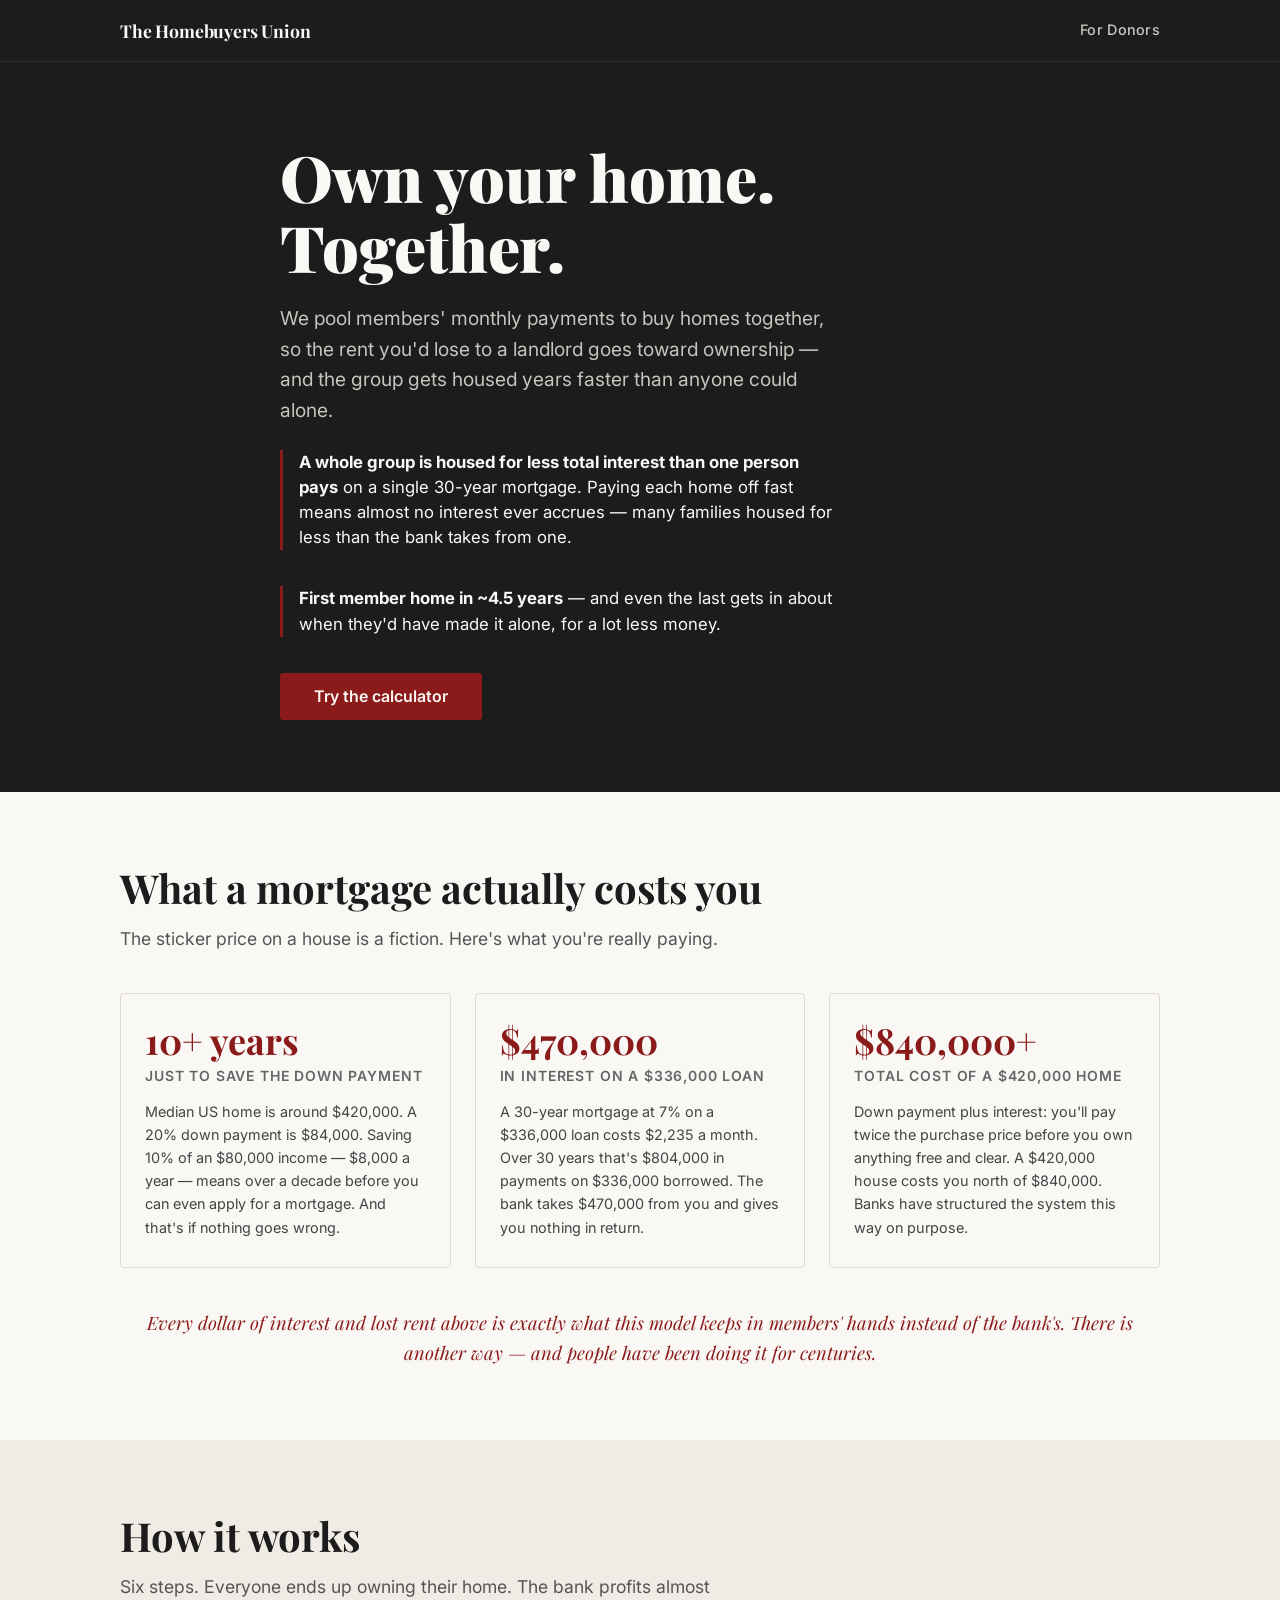
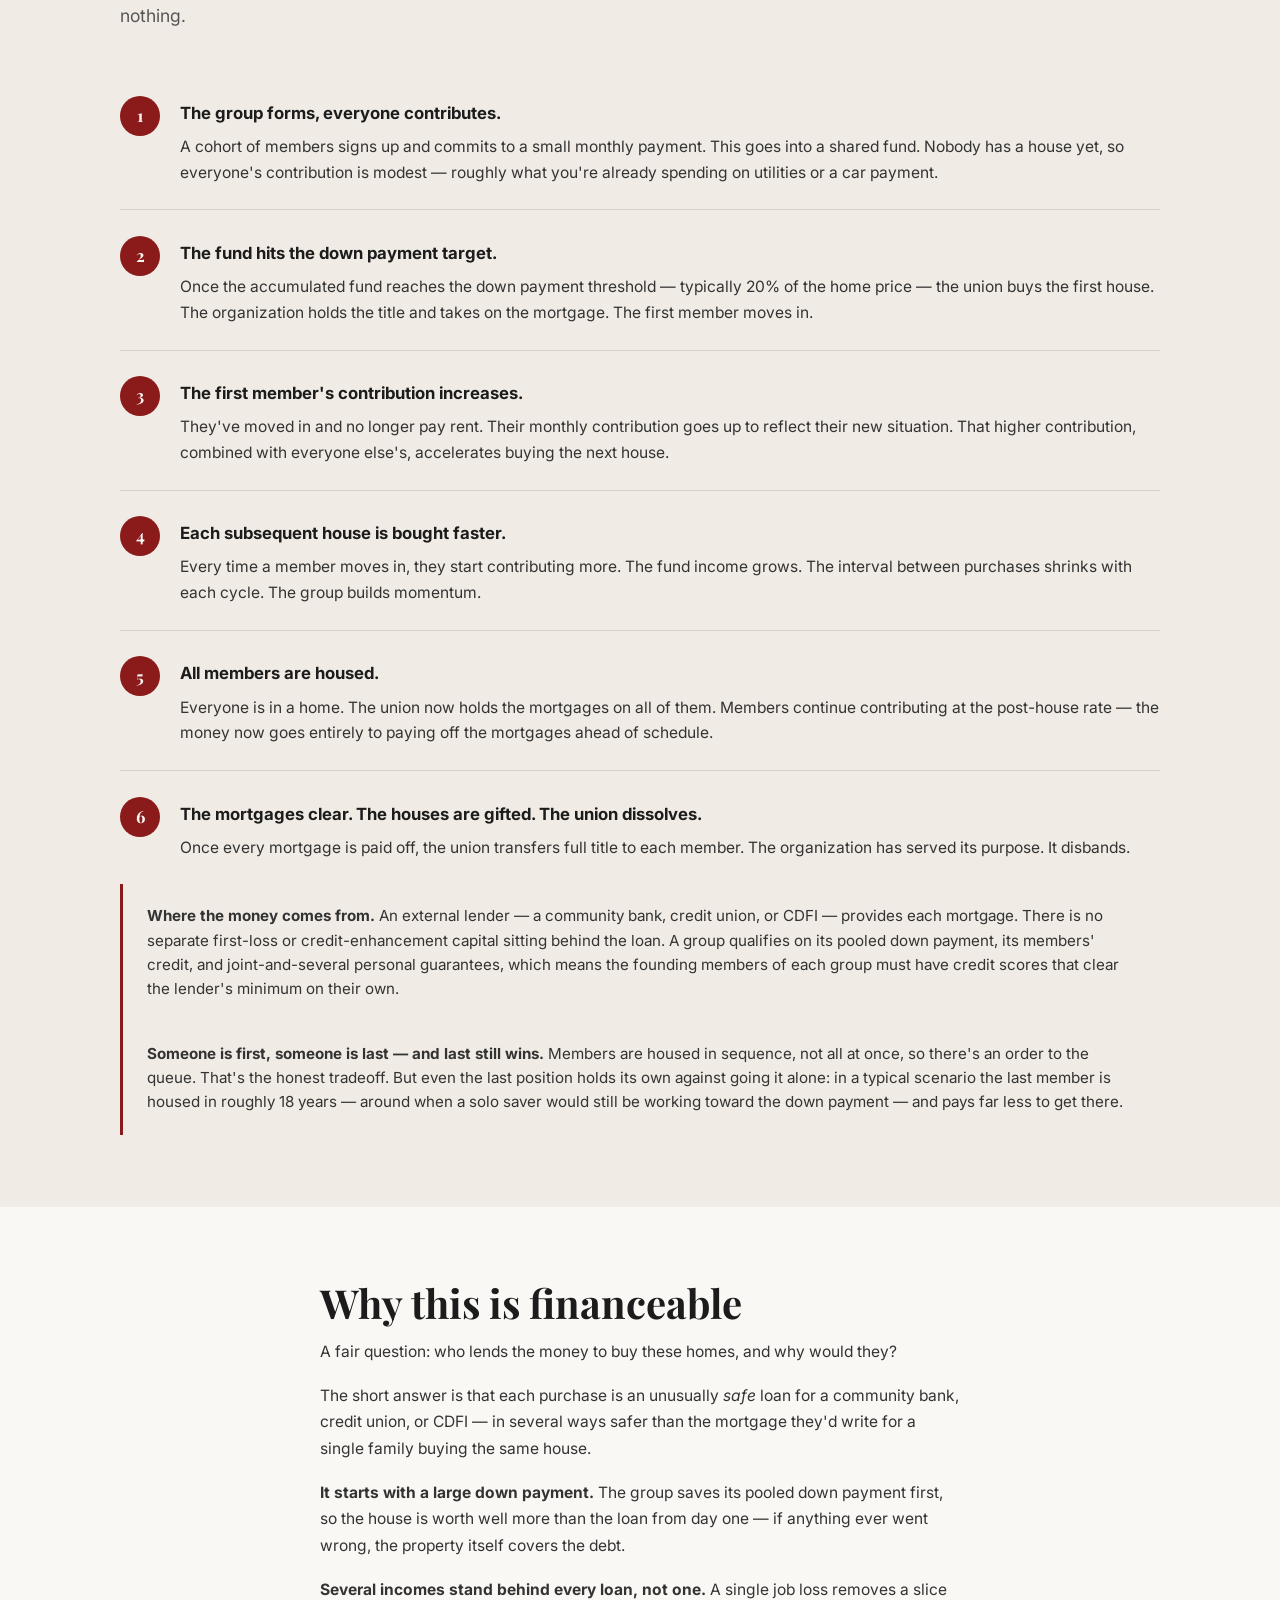
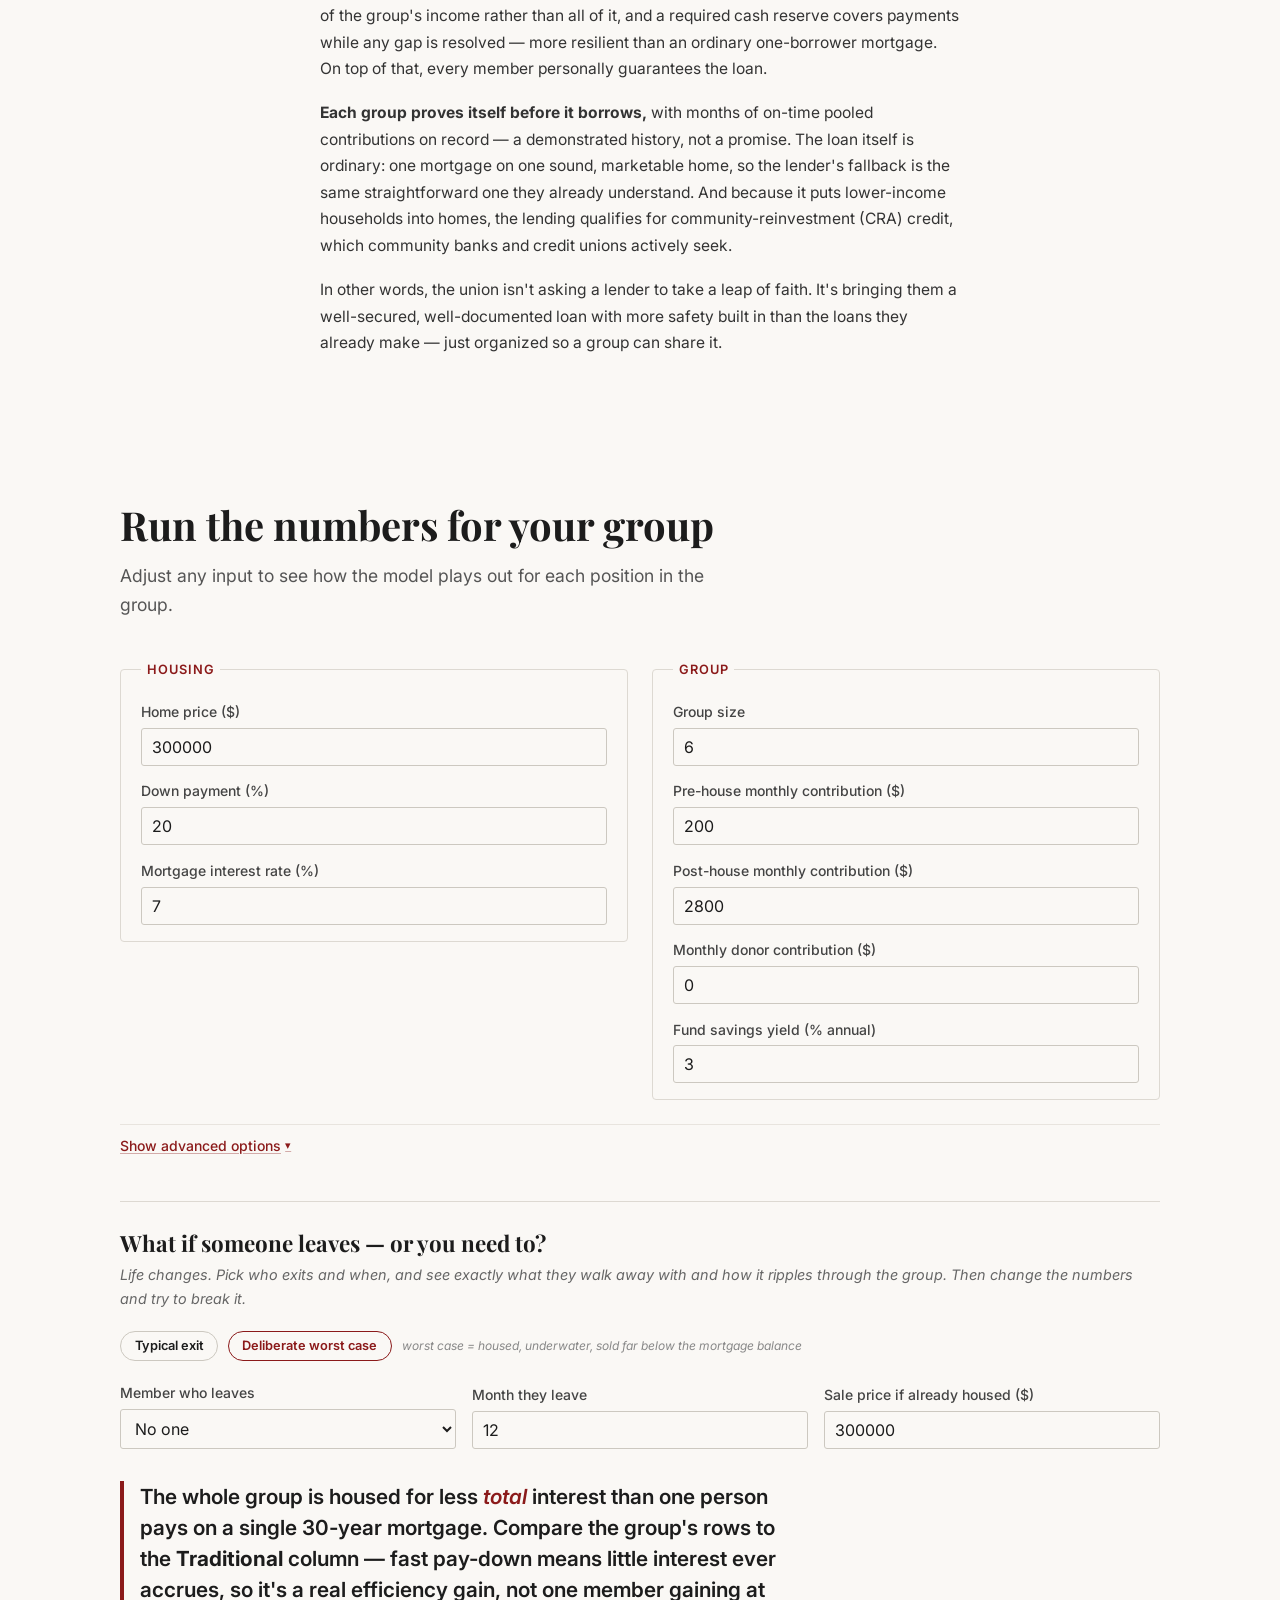
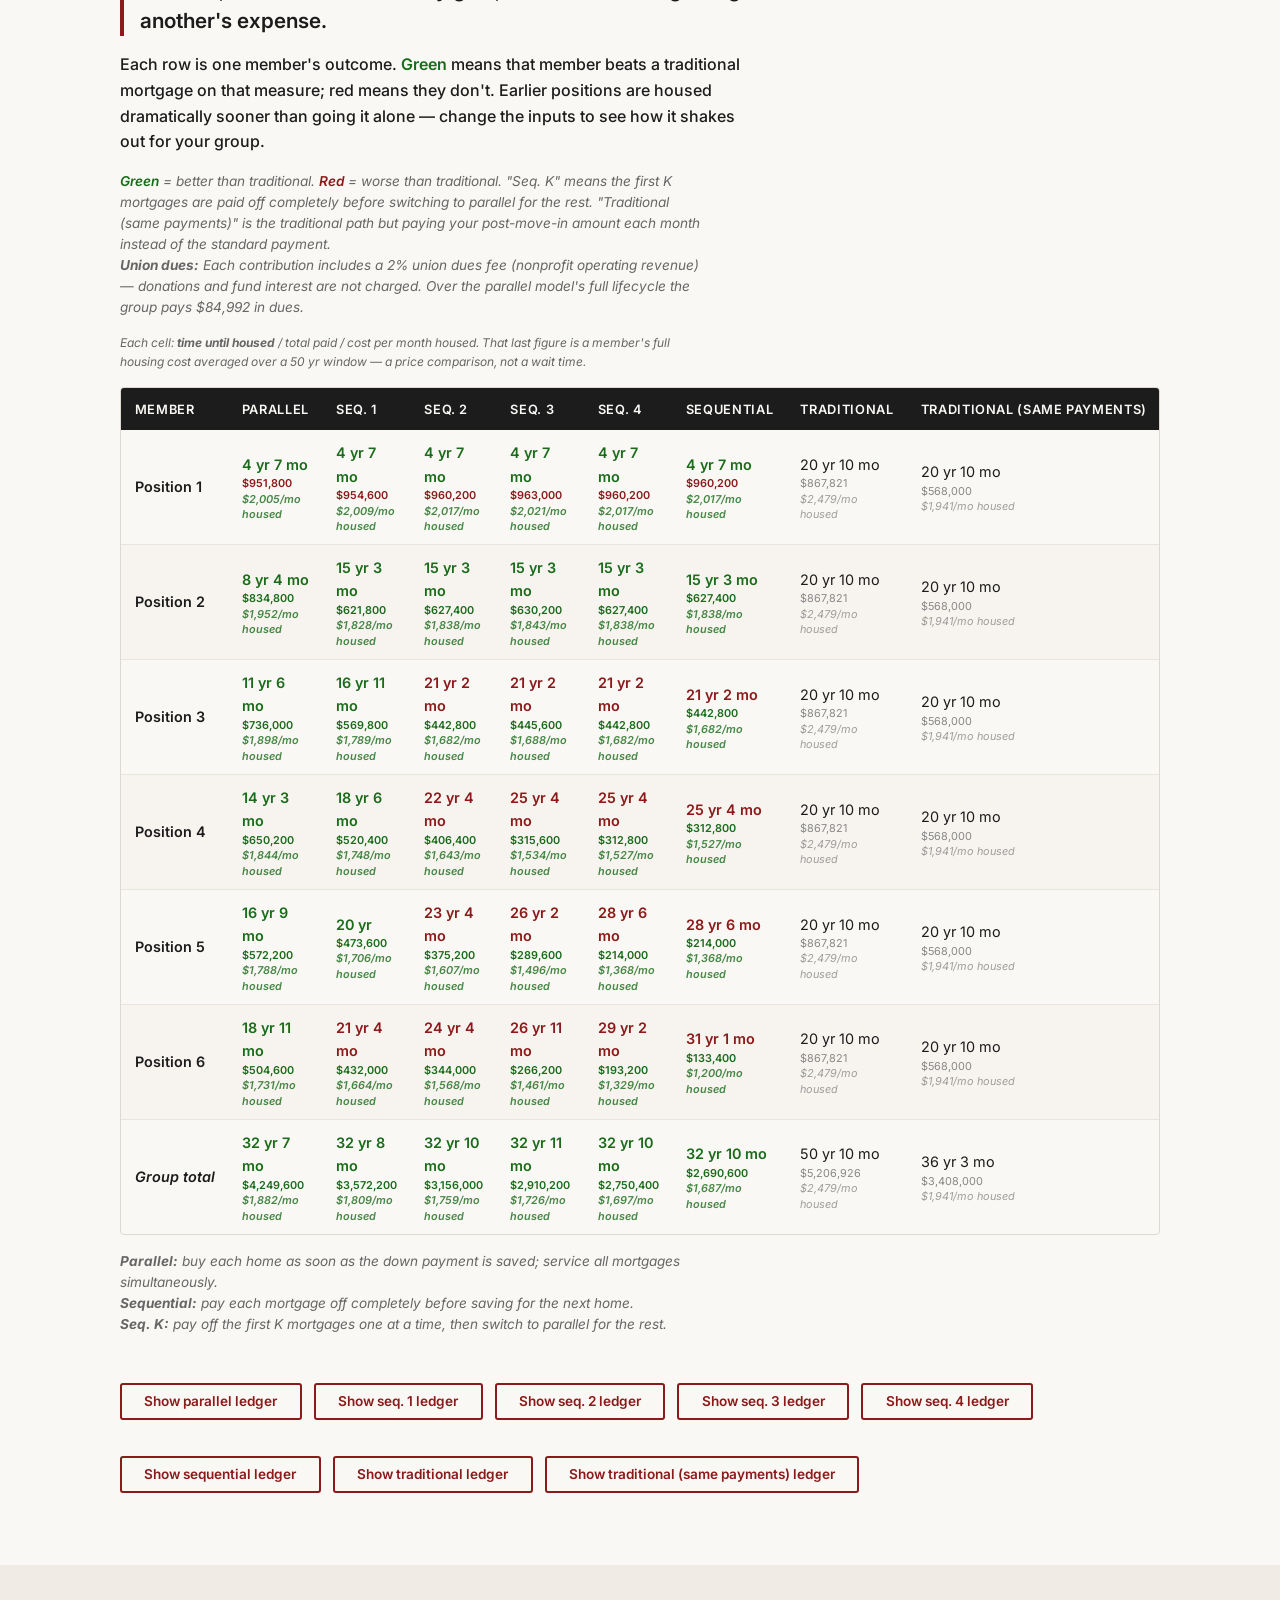
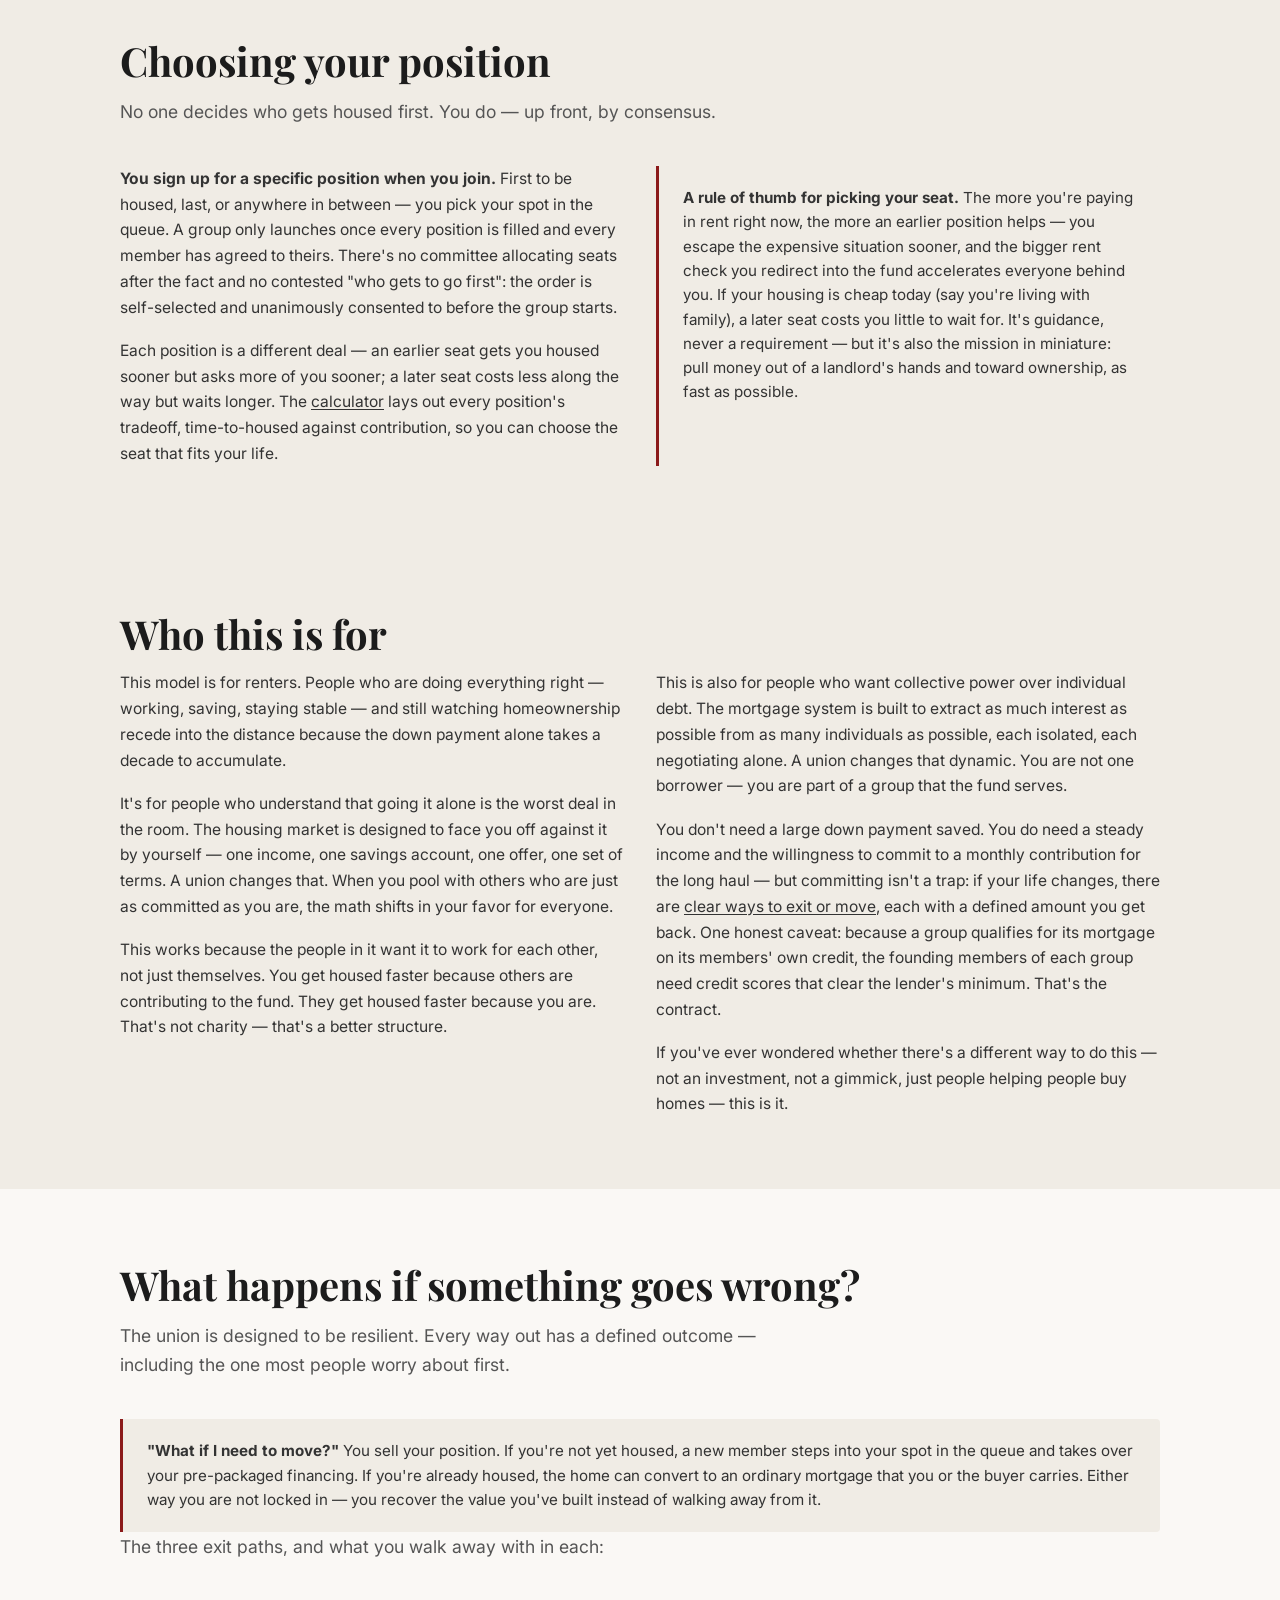
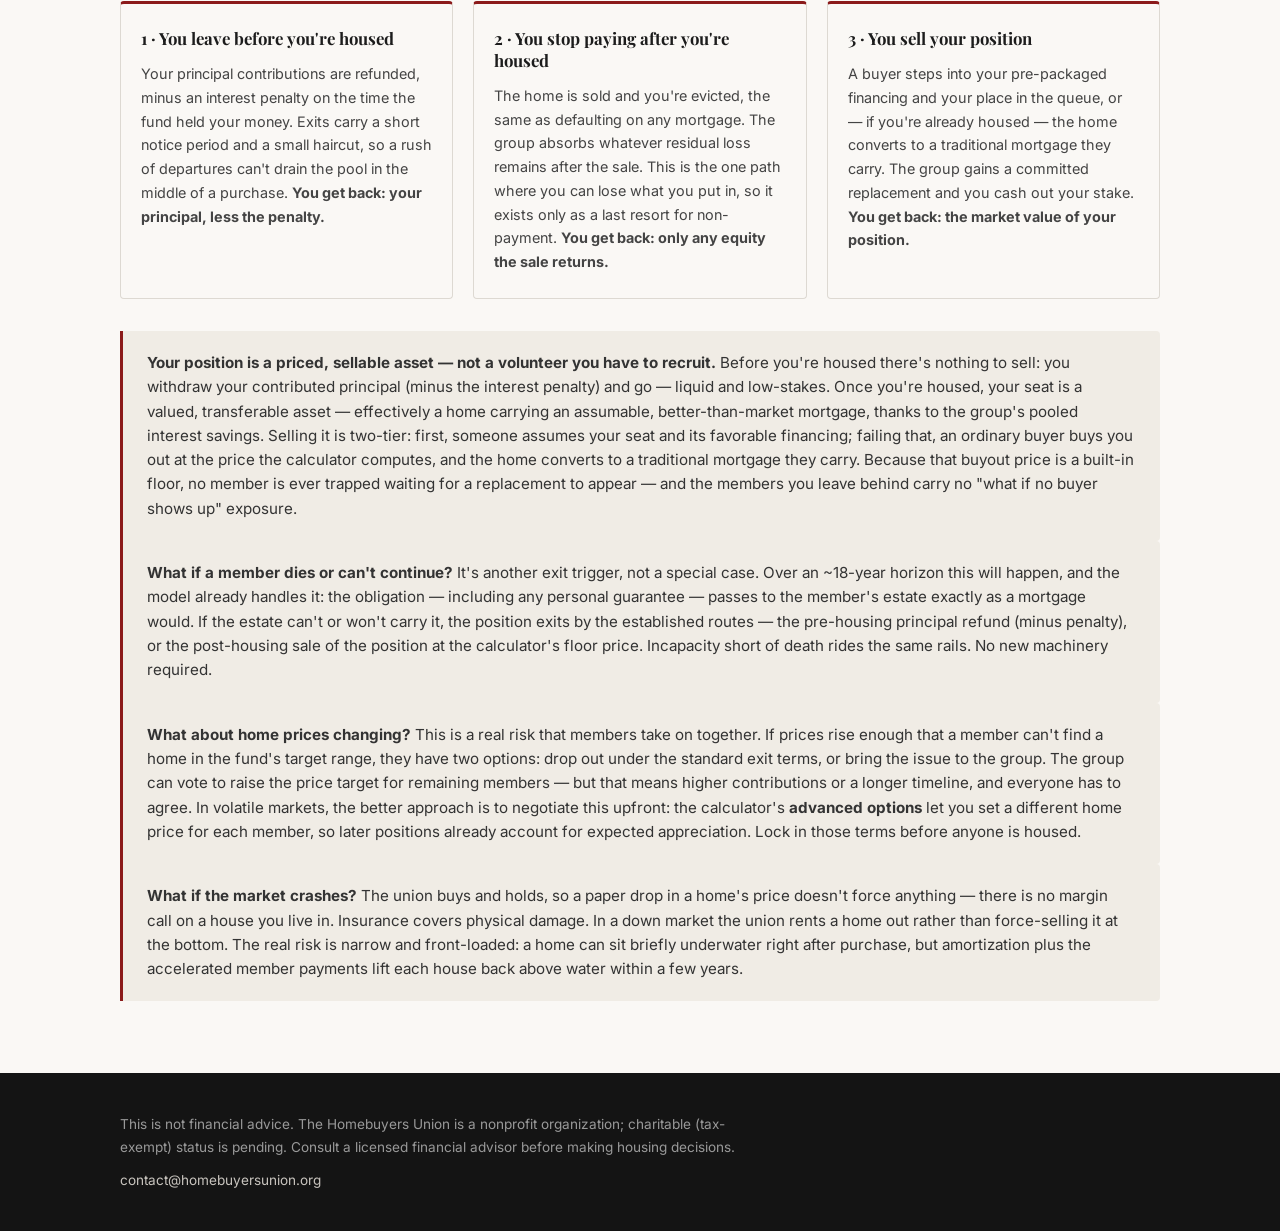
<file: index.html>
<!DOCTYPE html>
<html lang="en">
<head>
  <meta charset="UTF-8">
  <meta name="viewport" content="width=device-width, initial-scale=1.0">
  <title>The Homebuyers Union — Own Your Home, Together</title>
  <meta name="description" content="A union of homebuyers pooling resources to buy houses for each member — faster and cheaper than a mortgage alone.">
  <link rel="preconnect" href="https://fonts.googleapis.com">
  <link rel="preconnect" href="https://fonts.gstatic.com" crossorigin>
  <link href="https://fonts.googleapis.com/css2?family=Playfair+Display:wght@700;900&family=Inter:wght@400;500;600&display=swap" rel="stylesheet">
  <link rel="stylesheet" href="style.css">
</head>
<body>

  <!-- ── Navigation ─────────────────────────────────────────────────── -->
  <header class="nav">
    <div class="nav__inner">
      <span class="nav__wordmark">The Homebuyers Union</span>
      <a href="donors.html" class="nav__link">For Donors</a>
    </div>
  </header>

  <!-- ── Hero ───────────────────────────────────────────────────────── -->
  <section class="hero">
    <div class="hero__inner">
      <h1 class="hero__headline">Own your home.<br>Together.</h1>
      <p class="hero__subhead">We pool members' monthly payments to buy homes together, so the rent you'd lose to a landlord goes toward ownership — and the group gets housed years faster than anyone could alone.</p>
      <p class="hero__stat"><strong>A whole group is housed for less total interest than one person pays</strong> on a single 30-year mortgage. Paying each home off fast means almost no interest ever accrues — many families housed for less than the bank takes from one.</p>
      <p class="hero__stat"><strong>First member home in ~4.5 years</strong> — and even the last gets in about when they'd have made it alone, for a lot less money.</p>
      <a href="#calculator" class="btn btn--primary">Try the calculator</a>
    </div>
  </section>

  <!-- ── The Problem ────────────────────────────────────────────────── -->
  <section class="section reveal" id="problem">
    <div class="container">
      <h2 class="section__headline">What a mortgage actually costs you</h2>
      <p class="section__lead">The sticker price on a house is a fiction. Here's what you're really paying.</p>
      <div class="problem-grid">
        <div class="problem-card">
          <div class="problem-card__figure">10+ years</div>
          <div class="problem-card__label">just to save the down payment</div>
          <p class="problem-card__detail">Median US home is around $420,000. A 20% down payment is $84,000. Saving 10% of an $80,000 income — $8,000 a year — means over a decade before you can even apply for a mortgage. And that's if nothing goes wrong.</p>
        </div>
        <div class="problem-card">
          <div class="problem-card__figure">$470,000</div>
          <div class="problem-card__label">in interest on a $336,000 loan</div>
          <p class="problem-card__detail">A 30-year mortgage at 7% on a $336,000 loan costs $2,235 a month. Over 30 years that's $804,000 in payments on $336,000 borrowed. The bank takes $470,000 from you and gives you nothing in return.</p>
        </div>
        <div class="problem-card">
          <div class="problem-card__figure">$840,000+</div>
          <div class="problem-card__label">total cost of a $420,000 home</div>
          <p class="problem-card__detail">Down payment plus interest: you'll pay twice the purchase price before you own anything free and clear. A $420,000 house costs you north of $840,000. Banks have structured the system this way on purpose.</p>
        </div>
      </div>
      <p class="section__callout">Every dollar of interest and lost rent above is exactly what this model keeps in members' hands instead of the bank's. There is another way — and people have been doing it for centuries.</p>
    </div>
  </section>

  <!-- ── How It Works ───────────────────────────────────────────────── -->
  <section class="section section--alt reveal" id="how-it-works">
    <div class="container">
      <h2 class="section__headline">How it works</h2>
      <p class="section__lead">Six steps. Everyone ends up owning their home. The bank profits almost nothing.</p>
      <ol class="steps">
        <li class="steps__item">
          <div class="steps__marker">1</div>
          <div class="steps__content">
            <strong>The group forms, everyone contributes.</strong>
            A cohort of members signs up and commits to a small monthly payment. This goes into a shared fund. Nobody has a house yet, so everyone's contribution is modest — roughly what you're already spending on utilities or a car payment.
          </div>
        </li>
        <li class="steps__item">
          <div class="steps__marker">2</div>
          <div class="steps__content">
            <strong>The fund hits the down payment target.</strong>
            Once the accumulated fund reaches the down payment threshold — typically 20% of the home price — the union buys the first house. The organization holds the title and takes on the mortgage. The first member moves in.
          </div>
        </li>
        <li class="steps__item">
          <div class="steps__marker">3</div>
          <div class="steps__content">
            <strong>The first member's contribution increases.</strong>
            They've moved in and no longer pay rent. Their monthly contribution goes up to reflect their new situation. That higher contribution, combined with everyone else's, accelerates buying the next house.
          </div>
        </li>
        <li class="steps__item">
          <div class="steps__marker">4</div>
          <div class="steps__content">
            <strong>Each subsequent house is bought faster.</strong>
            Every time a member moves in, they start contributing more. The fund income grows. The interval between purchases shrinks with each cycle. The group builds momentum.
          </div>
        </li>
        <li class="steps__item">
          <div class="steps__marker">5</div>
          <div class="steps__content">
            <strong>All members are housed.</strong>
            Everyone is in a home. The union now holds the mortgages on all of them. Members continue contributing at the post-house rate — the money now goes entirely to paying off the mortgages ahead of schedule.
          </div>
        </li>
        <li class="steps__item">
          <div class="steps__marker">6</div>
          <div class="steps__content">
            <strong>The mortgages clear. The houses are gifted. The union dissolves.</strong>
            Once every mortgage is paid off, the union transfers full title to each member. The organization has served its purpose. It disbands.
          </div>
        </li>
      </ol>
      <div class="why-note">
        <strong>Where the money comes from.</strong> An external lender — a community bank, credit union, or CDFI — provides each mortgage. There is no separate first-loss or credit-enhancement capital sitting behind the loan. A group qualifies on its pooled down payment, its members' credit, and joint-and-several personal guarantees, which means the founding members of each group must have credit scores that clear the lender's minimum on their own.
      </div>
      <div class="why-note">
        <strong>Someone is first, someone is last — and last still wins.</strong> Members are housed in sequence, not all at once, so there's an order to the queue. That's the honest tradeoff. But even the last position holds its own against going it alone: in a typical scenario the last member is housed in roughly 18 years — around when a solo saver would still be working toward the down payment — and pays far less to get there.
      </div>
    </div>
  </section>

  <!-- ── Why This Is Financeable ────────────────────────────────────── -->
  <section class="section reveal" id="financeable">
    <div class="container container--narrow">
      <h2 class="section__headline">Why this is financeable</h2>
      <p class="section__lead">A fair question: who lends the money to buy these homes, and why would they?</p>
      <p>The short answer is that each purchase is an unusually <em>safe</em> loan for a community bank, credit union, or CDFI — in several ways safer than the mortgage they'd write for a single family buying the same house.</p>
      <p><strong>It starts with a large down payment.</strong> The group saves its pooled down payment first, so the house is worth well more than the loan from day one — if anything ever went wrong, the property itself covers the debt.</p>
      <p><strong>Several incomes stand behind every loan, not one.</strong> A single job loss removes a slice of the group's income rather than all of it, and a required cash reserve covers payments while any gap is resolved — more resilient than an ordinary one-borrower mortgage. On top of that, every member personally guarantees the loan.</p>
      <p><strong>Each group proves itself before it borrows,</strong> with months of on-time pooled contributions on record — a demonstrated history, not a promise. The loan itself is ordinary: one mortgage on one sound, marketable home, so the lender's fallback is the same straightforward one they already understand. And because it puts lower-income households into homes, the lending qualifies for community-reinvestment (CRA) credit, which community banks and credit unions actively seek.</p>
      <p>In other words, the union isn't asking a lender to take a leap of faith. It's bringing them a well-secured, well-documented loan with more safety built in than the loans they already make — just organized so a group can share it.</p>
    </div>
  </section>

  <!-- ── Calculator ─────────────────────────────────────────────────── -->
  <section class="section reveal" id="calculator">
    <div class="container">
      <h2 class="section__headline">Run the numbers for your group</h2>
      <p class="section__lead">Adjust any input to see how the model plays out for each position in the group.</p>

      <div class="calc-layout">
        <form class="calc-form" id="calc-form" novalidate>

          <fieldset class="calc-fieldset">
            <legend class="calc-legend">Housing</legend>
            <div class="calc-field">
              <label class="calc-label" for="homePrice">Home price ($)</label>
              <input class="calc-input" type="number" id="homePrice" name="homePrice" min="50000" max="5000000" step="1000" value="300000">
            </div>
            <div class="calc-field">
              <label class="calc-label" for="downPaymentPct">Down payment (%)</label>
              <input class="calc-input" type="number" id="downPaymentPct" name="downPaymentPct" min="3" max="50" step="1" value="20">
            </div>
            <div class="calc-field">
              <label class="calc-label" for="annualRatePct">Mortgage interest rate (%)</label>
              <input class="calc-input" type="number" id="annualRatePct" name="annualRatePct" min="1" max="20" step="0.1" value="7">
            </div>
          </fieldset>

          <fieldset class="calc-fieldset">
            <legend class="calc-legend">Group</legend>
            <div class="calc-field">
              <label class="calc-label" for="groupSize">Group size</label>
              <input class="calc-input" type="number" id="groupSize" name="groupSize" min="2" max="20" step="1" value="6">
            </div>
            <div class="calc-field">
              <label class="calc-label" for="c1">Pre-house monthly contribution ($)</label>
              <input class="calc-input" type="number" id="c1" name="c1" min="100" max="10000" step="50" value="200">
            </div>
            <div class="calc-field">
              <label class="calc-label" for="c2">Post-house monthly contribution ($)</label>
              <input class="calc-input" type="number" id="c2" name="c2" min="100" max="10000" step="50" value="2800">
            </div>
            <div class="calc-field">
              <label class="calc-label" for="monthlyDonorContrib">Monthly donor contribution ($)</label>
              <input class="calc-input" type="number" id="monthlyDonorContrib" name="monthlyDonorContrib" min="0" max="100000" step="50" value="0">
            </div>
            <div class="calc-field">
              <label class="calc-label" for="fundYieldPct">Fund savings yield (% annual)</label>
              <input class="calc-input" type="number" id="fundYieldPct" name="fundYieldPct" min="0" max="10" step="0.1" value="3">
            </div>
          </fieldset>

          <!-- Advanced options toggle -->
          <div class="calc-advanced-toggle-row">
            <button
              type="button"
              class="calc-advanced-toggle"
              id="advanced-toggle"
              aria-expanded="false"
              aria-controls="advanced-options"
            >Show advanced options <span class="calc-advanced-toggle__chevron" aria-hidden="true">&#9662;</span></button>
          </div>

          <!-- Advanced options container -->
          <div id="advanced-options" class="calc-advanced-panel" hidden>

            <fieldset class="calc-fieldset">
              <legend class="calc-legend">Housing — advanced</legend>
              <div class="calc-field">
                <label class="calc-label" for="closingCostsPct">Closing costs (% of price)</label>
                <input class="calc-input" type="number" id="closingCostsPct" name="closingCostsPct" min="0" max="10" step="0.1" value="3">
              </div>
              <div class="calc-field">
                <label class="calc-label" for="termYears">Mortgage term (years)</label>
                <input class="calc-input" type="number" id="termYears" name="termYears" min="10" max="40" step="1" value="30">
              </div>
              <div class="calc-field">
                <label class="calc-label" for="propertyTaxPct">Property tax (% of home/yr)</label>
                <input class="calc-input" type="number" id="propertyTaxPct" name="propertyTaxPct" min="0" max="5" step="0.05" value="1.1">
              </div>
              <div class="calc-field">
                <label class="calc-label" for="insuranceMonthly">Home insurance ($/mo)</label>
                <input class="calc-input" type="number" id="insuranceMonthly" name="insuranceMonthly" min="0" max="5000" step="10" value="150">
              </div>
              <div class="calc-field">
                <label class="calc-label" for="maintenancePct">Maintenance (% of home/yr)</label>
                <input class="calc-input" type="number" id="maintenancePct" name="maintenancePct" min="0" max="5" step="0.1" value="1">
              </div>
            </fieldset>

            <fieldset class="calc-fieldset" id="member-prices-fieldset">
              <legend class="calc-legend">Member home prices</legend>
              <div id="member-prices-list"></div>
            </fieldset>

          </div>

          <!-- Exit / departure scenario — a normal question, not a hidden failure case -->
          <div class="dropout-section" id="dropout-section">
            <h3 class="dropout-heading">What if someone leaves — or you need to?</h3>
            <p class="dropout-desc">Life changes. Pick who exits and when, and see exactly what they walk away with and how it ripples through the group. Then change the numbers and try to break it.</p>

            <div class="dropout-presets" role="group" aria-label="Exit scenario presets">
              <button type="button" class="dropout-preset" id="dropout-preset-typical">Typical exit</button>
              <button type="button" class="dropout-preset dropout-preset--worst" id="dropout-preset-worst">Deliberate worst case</button>
              <span class="dropout-preset-hint">worst case = housed, underwater, sold far below the mortgage balance</span>
            </div>

            <div class="dropout-fields">
              <div class="calc-field">
                <label class="calc-label" for="dropout-member">Member who leaves</label>
                <select class="calc-input" id="dropout-member"></select>
              </div>
              <div class="calc-field">
                <label class="calc-label" for="dropout-month">Month they leave</label>
                <input class="calc-input" type="number" id="dropout-month" min="1" step="1" value="12">
              </div>
              <div class="calc-field">
                <label class="calc-label" for="dropout-sale-price">Sale price if already housed ($)</label>
                <input class="calc-input" type="number" id="dropout-sale-price" min="0" step="1000" data-auto="1">
              </div>
            </div>
          </div>

        </form>

        <div class="calc-results" id="calc-results" aria-live="polite">
          <p class="calc-results__placeholder">Adjust the inputs above to see results.</p>
        </div>
      </div>

      <div id="ledger-area"></div>

    </div>
  </section>

  <!-- ── Choosing Your Position ─────────────────────────────────────── -->
  <section class="section section--alt reveal" id="positions">
    <div class="container">
      <h2 class="section__headline">Choosing your position</h2>
      <p class="section__lead">No one decides who gets housed first. You do — up front, by consensus.</p>
      <div class="two-col">
        <div>
          <p><strong>You sign up for a specific position when you join.</strong> First to be housed, last, or anywhere in between — you pick your spot in the queue. A group only launches once every position is filled and every member has agreed to theirs. There's no committee allocating seats after the fact and no contested "who gets to go first": the order is self-selected and unanimously consented to before the group starts.</p>
          <p>Each position is a different deal — an earlier seat gets you housed sooner but asks more of you sooner; a later seat costs less along the way but waits longer. The <a href="#calculator">calculator</a> lays out every position's tradeoff, time-to-housed against contribution, so you can choose the seat that fits your life.</p>
        </div>
        <div class="why-note">
          <strong>A rule of thumb for picking your seat.</strong> The more you're paying in rent right now, the more an earlier position helps — you escape the expensive situation sooner, and the bigger rent check you redirect into the fund accelerates everyone behind you. If your housing is cheap today (say you're living with family), a later seat costs you little to wait for. It's guidance, never a requirement — but it's also the mission in miniature: pull money out of a landlord's hands and toward ownership, as fast as possible.
        </div>
      </div>
    </div>
  </section>

  <!-- ── Who It's For ───────────────────────────────────────────────── -->
  <section class="section section--alt reveal" id="who">
    <div class="container">
      <h2 class="section__headline">Who this is for</h2>
      <div class="two-col">
        <div>
          <p>This model is for renters. People who are doing everything right — working, saving, staying stable — and still watching homeownership recede into the distance because the down payment alone takes a decade to accumulate.</p>
          <p>It's for people who understand that going it alone is the worst deal in the room. The housing market is designed to face you off against it by yourself — one income, one savings account, one offer, one set of terms. A union changes that. When you pool with others who are just as committed as you are, the math shifts in your favor for everyone.</p>
          <p>This works because the people in it want it to work for each other, not just themselves. You get housed faster because others are contributing to the fund. They get housed faster because you are. That's not charity — that's a better structure.</p>
        </div>
        <div>
          <p>This is also for people who want collective power over individual debt. The mortgage system is built to extract as much interest as possible from as many individuals as possible, each isolated, each negotiating alone. A union changes that dynamic. You are not one borrower — you are part of a group that the fund serves.</p>
          <p>You don't need a large down payment saved. You do need a steady income and the willingness to commit to a monthly contribution for the long haul — but committing isn't a trap: if your life changes, there are <a href="#why">clear ways to exit or move</a>, each with a defined amount you get back. One honest caveat: because a group qualifies for its mortgage on its members' own credit, the founding members of each group need credit scores that clear the lender's minimum. That's the contract.</p>
          <p>If you've ever wondered whether there's a different way to do this — not an investment, not a gimmick, just people helping people buy homes — this is it.</p>
        </div>
      </div>
    </div>
  </section>

  <!-- ── Why It Works ───────────────────────────────────────────────── -->
  <section class="section reveal" id="why">
    <div class="container">
      <h2 class="section__headline">What happens if something goes wrong?</h2>
      <p class="section__lead">The union is designed to be resilient. Every way out has a defined outcome — including the one most people worry about first.</p>

      <div class="why-note">
        <strong>"What if I need to move?"</strong> You sell your position. If you're not yet housed, a new member steps into your spot in the queue and takes over your pre-packaged financing. If you're already housed, the home can convert to an ordinary mortgage that you or the buyer carries. Either way you are not locked in — you recover the value you've built instead of walking away from it.
      </div>

      <p class="section__lead">The three exit paths, and what you walk away with in each:</p>
      <div class="why-grid">
        <div class="why-card">
          <div class="why-card__title">1 · You leave before you're housed</div>
          <p>Your principal contributions are refunded, minus an interest penalty on the time the fund held your money. Exits carry a short notice period and a small haircut, so a rush of departures can't drain the pool in the middle of a purchase. <strong>You get back: your principal, less the penalty.</strong></p>
        </div>
        <div class="why-card">
          <div class="why-card__title">2 · You stop paying after you're housed</div>
          <p>The home is sold and you're evicted, the same as defaulting on any mortgage. The group absorbs whatever residual loss remains after the sale. This is the one path where you can lose what you put in, so it exists only as a last resort for non-payment. <strong>You get back: only any equity the sale returns.</strong></p>
        </div>
        <div class="why-card">
          <div class="why-card__title">3 · You sell your position</div>
          <p>A buyer steps into your pre-packaged financing and your place in the queue, or — if you're already housed — the home converts to a traditional mortgage they carry. The group gains a committed replacement and you cash out your stake. <strong>You get back: the market value of your position.</strong></p>
        </div>
      </div>
      <div class="why-note">
        <strong>Your position is a priced, sellable asset — not a volunteer you have to recruit.</strong> Before you're housed there's nothing to sell: you withdraw your contributed principal (minus the interest penalty) and go — liquid and low-stakes. Once you're housed, your seat is a valued, transferable asset — effectively a home carrying an assumable, better-than-market mortgage, thanks to the group's pooled interest savings. Selling it is two-tier: first, someone assumes your seat and its favorable financing; failing that, an ordinary buyer buys you out at the price the calculator computes, and the home converts to a traditional mortgage they carry. Because that buyout price is a built-in floor, no member is ever trapped waiting for a replacement to appear — and the members you leave behind carry no "what if no buyer shows up" exposure.
      </div>
      <div class="why-note">
        <strong>What if a member dies or can't continue?</strong> It's another exit trigger, not a special case. Over an ~18-year horizon this will happen, and the model already handles it: the obligation — including any personal guarantee — passes to the member's estate exactly as a mortgage would. If the estate can't or won't carry it, the position exits by the established routes — the pre-housing principal refund (minus penalty), or the post-housing sale of the position at the calculator's floor price. Incapacity short of death rides the same rails. No new machinery required.
      </div>
      <div class="why-note">
        <strong>What about home prices changing?</strong> This is a real risk that members take on together. If prices rise enough that a member can't find a home in the fund's target range, they have two options: drop out under the standard exit terms, or bring the issue to the group. The group can vote to raise the price target for remaining members — but that means higher contributions or a longer timeline, and everyone has to agree. In volatile markets, the better approach is to negotiate this upfront: the calculator's <strong>advanced options</strong> let you set a different home price for each member, so later positions already account for expected appreciation. Lock in those terms before anyone is housed.
      </div>
      <div class="why-note">
        <strong>What if the market crashes?</strong> The union buys and holds, so a paper drop in a home's price doesn't force anything — there is no margin call on a house you live in. Insurance covers physical damage. In a down market the union rents a home out rather than force-selling it at the bottom. The real risk is narrow and front-loaded: a home can sit briefly underwater right after purchase, but amortization plus the accelerated member payments lift each house back above water within a few years.
      </div>
    </div>
  </section>


  <!-- ── Footer ─────────────────────────────────────────────────────── -->
  <footer class="footer">
    <div class="container">
      <p class="footer__disclaimer">This is not financial advice. The Homebuyers Union is a nonprofit organization; charitable (tax-exempt) status is pending. Consult a licensed financial advisor before making housing decisions.</p>
      <p class="footer__contact"><a href="mailto:contact@homebuyersunion.org">contact@homebuyersunion.org</a></p>
    </div>
  </footer>

  <!-- ── Scripts ────────────────────────────────────────────────────── -->
  <script src="calculator.js"></script>
  <script>
    // ── Scroll-reveal via Intersection Observer ──────────────────────
    const revealObserver = new IntersectionObserver(
      (entries) => {
        entries.forEach((entry) => {
          if (entry.isIntersecting) {
            entry.target.classList.add("revealed");
            revealObserver.unobserve(entry.target);
          }
        });
      },
      { threshold: 0.1 }
    );

    document.querySelectorAll(".reveal").forEach((el) => {
      revealObserver.observe(el);
    });

    // ── Calculator DOM wiring ────────────────────────────────────────
    function formatDollars(n) {
      return "$" + Math.abs(n).toLocaleString("en-US");
    }

    function formatMonths(m) {
      const years = Math.floor(m / 12);
      const months = m % 12;
      if (years === 0) return months + " mo";
      if (months === 0) return years + " yr";
      return years + " yr " + months + " mo";
    }

    function renderError(message) {
      const el = document.getElementById("calc-results");
      el.innerHTML = '<p class="calc-error">' + message + "</p>";
    }


    // ── Ledger rendering ──────────────────────────────────────────────────────
    //
    // Phase 1 formula (per month):
    //   totalIncome      = (postHouseMembers × C2) + (preHouseMembers × C1) + donorIncome
    //   totalObligations = activeMortgages × mortgagePaymentStd
    //   netGrowth        = totalIncome − totalObligations
    //   fundBalance      = fundBalanceStart + netGrowth  [then − downPayment if house bought]
    //
    // Phase 2 formula (per month, per mortgage):
    //   interestCharged      = balanceBefore × (annualRate / 12)
    //   principalFromPayment = mortgagePaymentStd − interestCharged
    //   extraPrincipal       = surplus applied to the highest remaining balance
    //   balanceAfter         = balanceBefore − principalFromPayment − extraPrincipal

    // Builds an income formula string for display as a sub-line in a cell.
    // Uses plain ASCII "x" instead of the multiplication symbol to avoid encoding issues.
    // Builds an income breakdown string for display as a sub-line in a cell.
    // Parallel ledger entries use postHouseMembers/preHouseMembers;
    // sequential ledger entries use housedMembers/waitingMembers.
    function incomeFormula(e) {
      const parts = [];
      const housed  = e.postHouseMembers ?? e.housedMembers  ?? 0;
      const waiting = e.preHouseMembers  ?? e.waitingMembers ?? 0;
      if (housed  > 0 && e.c2Income > 0) parts.push(`${housed}x${formatDollars(e.c2Income / housed)} C2`);
      if (waiting > 0 && e.c1Income > 0) parts.push(`${waiting}x${formatDollars(e.c1Income / waiting)} C1`);
      if (e.donorIncome        > 0) parts.push(`${formatDollars(e.donorIncome)} donor`);
      return parts.join(" + ");
    }

    function renderUnifiedLedger(result) {
      const firstB1     = result.ledger.find(e => e.phase === 1);
      const mortgageStd = firstB1 ? firstB1.mortgagePaymentStd : null;

      function buildEventNotes(e) {
        const notes = [];
        if (e.dropoutEvent) {
          const m = e.dropoutEvent.memberIndex + 1;
          if (e.dropoutEvent.type === 'pre-move-in') {
            notes.push(`<strong class="ledger-event">Member ${m} exited</strong>` +
              (e.dropoutEvent.c1Refund > 0 ? `<span class="ledger-sub">${formatDollars(e.dropoutEvent.c1Refund)} refunded from fund</span>` : ''));
          } else {
            notes.push(`<strong class="ledger-event">Member ${m} exited</strong>` +
              `<span class="ledger-sub">sale pending mo. ${e.dropoutEvent.saleMonth}</span>`);
          }
        }
        if (e.saleEvent) {
          const se = e.saleEvent;
          const fundLabel = se.fundNet >= 0
            ? `Sale: +${formatDollars(se.fundNet)} to fund`
            : `Sale: ${formatDollars(se.fundNet)} fund loss`;
          notes.push(`<strong class="ledger-event">${fundLabel}</strong>` +
            `<span class="ledger-sub">${formatDollars(se.salePrice)} price &minus; ${formatDollars(se.remainingBalance)} mortgage payoff &minus; ${formatDollars(se.saleTxnCosts)} sale costs &minus; ${formatDollars(se.memberWalkAway)} to member</span>`);
        }
        return notes;
      }

      // Renders the per-member settle-up cell: one stacked line per member showing
      // where they stand with the fund (positive/green while saving, negative/red
      // once housed and still owing, muted $0 once they have covered the fund's cost).
      function buildSettleCell(e) {
        if (!e.settleUp) return '&mdash;';
        return e.settleUp.map((v, k) => {
          const rounded = Math.round(v);
          const cls     = rounded > 0 ? 'cmp-better' : rounded < 0 ? 'cmp-worse' : 'ledger-sub';
          const sign    = rounded > 0 ? '+' : rounded < 0 ? '−' : '';
          const amount  = rounded === 0 ? '$0' : `${sign}${formatDollars(rounded)}`;
          return `<span class="ledger-mortgage-line ${cls}">#${k + 1}: ${amount}</span>`;
        }).join('');
      }

      const rows = result.ledger.map(e => {
        const notes         = buildEventNotes(e);
        const housed        = e.postHouseMembers ?? e.housedMembers  ?? 0;
        const waiting       = e.preHouseMembers  ?? e.waitingMembers ?? 0;
        const membersCell   = `${housed} in / ${waiting} waiting`;
        const effectiveInc   = e.totalIncome - e.housingCosts;
        const interestLine   = e.fundInterestEarned > 0
          ? `<span class="ledger-sub">+${formatDollars(e.fundInterestEarned)} interest</span>`
          : e.fundInterestEarned < 0
            ? `<span class="ledger-sub ledger-negative">&minus;${formatDollars(Math.abs(e.fundInterestEarned))} interest</span>`
            : '';
        const housingCostLine = e.housingCosts > 0
          ? `<span class="ledger-sub">&minus;${formatDollars(e.housingCosts)} tax/ins/maint</span>`
          : '';
        const duesLine       = e.unionDues > 0
          ? `<span class="ledger-sub ledger-negative">&minus;${formatDollars(e.unionDues)} union dues (2%)</span>`
          : '';
        const incomeCell     = `${formatDollars(effectiveInc)}<span class="ledger-sub">${incomeFormula(e)}</span>${interestLine}${housingCostLine}${duesLine}`;

        const fmtFund = n => n < 0
          ? `<span class="ledger-negative">\u2212${formatDollars(n)}</span>`
          : formatDollars(n);

        let phaseLabel, fundCell, mortgageCell, isHighlighted = false;

        if (e.phase === 'saving') {
          phaseLabel  = `Saving H${e.houseIndex + 1}`;
          fundCell    = `${fmtFund(e.fundBalance)} / ${formatDollars(e.downPaymentTarget)}`;
          mortgageCell = '&mdash;';
          if (e.housePurchased) {
            notes.unshift(`<strong class="ledger-event">Purchased &mdash; ${formatDollars(e.downPaymentTarget)} withdrawn</strong>`);
            isHighlighted = true;
          }
          if (e.saleEvent) isHighlighted = true;

        } else if (e.phase === 'payoff') {
          phaseLabel   = `Payoff H${e.houseIndex + 1}`;
          fundCell     = '&mdash;';
          const detail = `interest ${formatDollars(e.interestCharged)} + principal ${formatDollars(e.principalPaid)}` +
            (e.overpayment > 0 ? ` + <span class="ledger-extra">${formatDollars(e.overpayment)} surplus</span>` : '');
          mortgageCell = `${formatDollars(e.mortgageBalanceBefore)} &rarr; ${formatDollars(e.mortgageBalanceAfter)}<span class="ledger-sub">${detail}</span>`;
          if (e.mortgageBalanceAfter === 0) {
            notes.unshift(`<strong class="ledger-event">Paid off</strong>` +
              (e.overpayment > 0 ? ` <span class="ledger-extra">+${formatDollars(e.overpayment)} to next</span>` : ''));
            isHighlighted = true;
          }
          if (e.saleEvent) isHighlighted = true;

        } else if (e.phase === 1) {
          phaseLabel      = 'Buying';
          let fundStr     = `${e.netGrowth >= 0 ? "+" : "\u2212"}${formatDollars(Math.abs(e.netGrowth))} &rarr; ${fmtFund(e.fundBalanceAfterGrowth)}`;
          if (e.housePurchased) {
            const wLabel  = e.housePurchased.closingCosts > 0 ? 'down + closing' : 'down payment';
            fundStr      += `<span class="ledger-sub">&minus;${formatDollars(e.housePurchased.downPaymentWithdrawn)} ${wLabel} &rarr; ${fmtFund(e.fundBalanceEnd)}</span>`;
            notes.unshift(`<strong class="ledger-event">House ${e.housePurchased.position}</strong>`);
            isHighlighted = true;
          }
          if (e.saleEvent) isHighlighted = true;
          fundCell     = fundStr;
          if (e.activeMortgages > 0) {
            const obLine = mortgageStd !== null
              ? `${e.activeMortgages} mortgage${e.activeMortgages > 1 ? 's' : ''} x ${formatDollars(mortgageStd)}`
              : `${e.activeMortgages} mortgage${e.activeMortgages > 1 ? 's' : ''} (variable)`;
            mortgageCell = `${formatDollars(e.totalObligations)}<span class="ledger-sub">${obLine}</span>`;
          } else {
            mortgageCell = '&mdash;';
          }

        } else {
          phaseLabel   = 'Paying off';
          fundCell     = '&mdash;';
          mortgageCell = e.mortgageDetails.map(d => {
            if (d.balanceBefore === 0 && d.balanceAfter === 0) {
              return `<span class="ledger-paid-off">#${d.position} paid off</span>`;
            }
            const extra  = d.extraPrincipal > 0
              ? ` + <span class="ledger-extra">${formatDollars(d.extraPrincipal)} surplus</span>` : '';
            const detail = `interest ${formatDollars(d.interestCharged)} + principal ${formatDollars(d.principalFromPayment)}${extra}`;
            return `<span class="ledger-mortgage-line">#${d.position}: ${formatDollars(d.balanceBefore)} &rarr; ${formatDollars(d.balanceAfter)}<span class="ledger-sub">${detail}</span></span>`;
          }).join('');
        }

        return `<tr${isHighlighted ? ' class="ledger-purchase-row"' : ''}>
          <td class="ledger-month">${e.month}</td>
          <td class="ledger-phase">${phaseLabel}</td>
          <td class="ledger-housed">${membersCell}</td>
          <td class="ledger-num">${incomeCell}</td>
          <td class="ledger-balance">${fundCell}</td>
          <td class="ledger-mortgages">${mortgageCell}</td>
          <td class="ledger-settle">${buildSettleCell(e)}</td>
          <td>${notes.join('')}</td>
        </tr>`;
      }).join('');

      const hasPhaseA   = result.ledger.some(e => e.phase === 'saving' || e.phase === 'payoff');
      const hasPhaseB   = result.ledger.some(e => e.phase === 1 || e.phase === 2);
      const firstSaving = result.ledger.find(e => e.phase === 'saving');
      const notesParts  = [];
      if (hasPhaseA && firstSaving) {
        const targetLabel = firstSaving.closingCosts > 0 ? 'Purchase target (down + closing)' : 'Down payment target';
        notesParts.push(`${targetLabel}: ${formatDollars(firstSaving.downPaymentTarget)}. Saving: fund grows to target then purchased; Payoff: all income to mortgage.`);
      }
      if (hasPhaseB) {
        notesParts.push(mortgageStd !== null
          ? `Standard mortgage payment: ${formatDollars(mortgageStd)}/mo. Buying: net income added to fund; Paying off: surplus goes to highest balance (green).`
          : `Mortgage payments vary by member price. Buying: net income added to fund; Paying off: surplus goes to highest balance (green).`);
      }

      return `
        <p class="ledger-formula-key">${notesParts.join(' ')}</p>
        <div class="ledger-scroll">
          <table class="ledger-table">
            <colgroup>
              <col style="width:5%">
              <col style="width:9%">
              <col style="width:11%">
              <col style="width:16%">
              <col style="width:18%">
              <col style="width:19%">
              <col style="width:11%">
              <col style="width:11%">
            </colgroup>
            <thead><tr>
              <th>Month</th><th>Phase</th><th>Members</th><th>Net Income</th><th>Fund</th><th>Mortgages</th><th>Settle-up</th><th>Notes</th>
            </tr></thead>
            <tbody>${rows}</tbody>
          </table>
        </div>
      `;
    }

    // ── Comparison rendering ──────────────────────────────────────────────────
    // models: array of N+1 results from calculateGroup(inputs, 0..N)
    // sequential: result from calculateGroupSequential(inputs)

    // renderComparison: builds the results table showing all models side-by-side.
    //
    // models:        array of N+1 results from calculateGroup(inputs, 0..N)
    // inputs:        the current calculator inputs
    // dropoutResults: array of N+1 dropout results (one per K), or null if no dropout set.
    //
    // Each non-Traditional cell shows 3 lines (months / total paid / cost/mo housed),
    // plus a 4th dropout sub-line when dropoutResults is active.
    function renderComparison(models, inputs, dropoutResults) {
      const el         = document.getElementById("calc-results");
      const ledgerArea = document.getElementById("ledger-area");
      const N          = inputs.groupSize;

      const allModels = models.map((r, k) => ({
        key:    k === 0 ? "parallel" : `hybrid-${k}`,
        label:  k === 0 ? "Parallel" : k === N ? "Sequential" : `Seq. ${k}`,
        result: r,
        type:   k === 0 ? "parallel" : k === N ? "sequential" : "hybrid",
        k,
      })).filter(m => !m.result.error && m.k !== N - 1);

      // Traditional and accelerated-traditional columns for comparison.
      // trad is an array — one entry per position, using each member's home price.
      const trad = models[0].traditional;

      const housingCostsForTrad = inputs.homePrices.map(p =>
        p * ((inputs.propertyTaxPct || 0) / 100 + (inputs.maintenancePct || 1) / 100) / 12 + (inputs.insuranceMonthly || 0)
      );
      const closingCostsForTrad = inputs.homePrices.map(p =>
        p * (inputs.closingCostsPct || 0) / 100
      );

      const tradLedgerData = traditionalPathLedger(inputs.homePrice, inputs.downPaymentPct, inputs.c1, inputs.annualRatePct, inputs.termYears, inputs.fundYieldPct, housingCostsForTrad[0], closingCostsForTrad[0]);
      const tradResult = {
        positions: Array.from({ length: N }, (_, i) => ({
          monthsUntilHoused: trad[i].monthsToSaveDown,
          totalPaid:         trad[i].totalPaid,
        })),
        totalMonths: trad[0].monthsToSaveDown + inputs.termYears * 12,
        error: null,
        ledger: tradLedgerData.ledger,
      };
      const accelLedgerData = traditionalAcceleratedPathLedger(inputs.homePrice, inputs.c1, inputs.c2, inputs.annualRatePct, inputs.termYears, inputs.fundYieldPct, housingCostsForTrad[0], closingCostsForTrad[0]);
      const tradAccelResult = {
        positions: Array.from({ length: N }, (_, i) => ({
          monthsUntilHoused: trad[i].accelerated.monthsToSaveDown,
          totalPaid:         trad[i].accelerated.totalPaid,
        })),
        totalMonths: trad[0].accelerated.totalMonths,
        error: null,
        ledger: accelLedgerData.ledger,
      };

      // allModelsWithTrad: the columns shown in the table (no separate dropout column).
      const allModelsWithTrad = [
        ...allModels,
        { key: "traditional",       label: "Traditional",             result: tradResult,      type: "traditional-standard" },
        { key: "traditional-accel", label: "Traditional (same payments)", result: tradAccelResult, type: "traditional-accel" },
      ];

      // dropoutMemberIdx: the member index from the first valid dropout result.
      const firstValidDropout = dropoutResults && dropoutResults.find(d => d && !d.error);
      const dropoutMemberIdx  = firstValidDropout ? firstValidDropout.dropout.memberIndex : -1;

      const headerCells = allModelsWithTrad.map(m => `<th>${m.label}</th>`).join("");

      const WINDOW      = 600; // 50 years
      const windowLabel = formatMonths(WINDOW); // "50 yr"

      // Returns total outlay for a position over the 50-year window.
      // After the org dissolves, members pay their own housing costs out of pocket.
      function cost50yr(pos, positionIndex, modelTotalMonths) {
        const housingCostsMonthly = housingCostsForTrad[positionIndex];
        return pos.totalPaid + Math.max(0, WINDOW - modelTotalMonths) * housingCostsMonthly;
      }

      // Returns cost per month housed over the 50-year window.
      function rate50yr(pos, positionIndex, modelTotalMonths) {
        const months = WINDOW - pos.monthsUntilHoused;
        return months > 0 ? Math.round(cost50yr(pos, positionIndex, modelTotalMonths) / months) : 0;
      }

      // Member rows: months until housed / total paid / cost per month housed (50yr window).
      // Colors vs Traditional. When dropout is active, dropout numbers are the headline and
      // the baseline appears as a comparison sub-line.
      function tableRows() {
        return Array.from({ length: N }, (_, i) => {
          const tradPos  = tradResult.positions[i];
          const tradRate = rate50yr(tradPos, i, tradResult.totalMonths);
          const cells = allModelsWithTrad.map(m => {
            const pos    = m.result.positions[i];
            const isTrad = m.type === "traditional-standard" || m.type === "traditional-accel";
            const dr     = (!isTrad && dropoutResults) ? dropoutResults[m.k] : null;
            const drPos  = dr && !dr.error ? dr.positions[i] : null;

            // Dropout member's cell: show their own outcome — what they walk away with.
            if (drPos && i === dropoutMemberIdx) {
              const rec       = dr.dropoutRecovery;
              const recLabel  = rec && rec.type === "post-move-in" ? "cash out" : "refund";
              const recLine   = rec
                ? `<span class="ledger-sub cmp-better">gets back ~${formatDollars(rec.amount)} (${recLabel})</span>`
                : "";
              return `<td><span>Exited mo.&nbsp;${dr.dropout.month}</span><span class="ledger-sub">${formatDollars(drPos.totalPaid)} paid</span>${recLine}</td>`;
            }

            // Non-dropout member with active dropout: dropout numbers are headline, baseline is sub-line.
            if (drPos && drPos.monthsUntilHoused !== null) {
              const drRate = rate50yr(drPos, i, dr.totalMonths);
              const mCls = drPos.monthsUntilHoused < tradPos.monthsUntilHoused ? "cmp-better"
                         : drPos.monthsUntilHoused > tradPos.monthsUntilHoused ? "cmp-worse" : "";
              const pCls = drPos.totalPaid < tradPos.totalPaid ? "cmp-better"
                         : drPos.totalPaid > tradPos.totalPaid ? "cmp-worse" : "";
              const rCls = drRate < tradRate ? "cmp-better" : drRate > tradRate ? "cmp-worse" : "";
              const bsMonths = pos.monthsUntilHoused;
              const bsPaid   = pos.totalPaid;
              const bsCls = drPos.monthsUntilHoused < bsMonths ? "cmp-better"
                          : drPos.monthsUntilHoused > bsMonths ? "cmp-worse"
                          : drPos.totalPaid < bsPaid ? "cmp-better"
                          : drPos.totalPaid > bsPaid ? "cmp-worse" : "";
              return `<td><span class="${mCls}">${formatMonths(drPos.monthsUntilHoused)}</span><span class="ledger-sub ${pCls}">${formatDollars(drPos.totalPaid)}</span><span class="ledger-sub rate-metric ${rCls}">${formatDollars(drRate)}/mo housed</span><span class="ledger-sub ${bsCls}">baseline: ${formatMonths(bsMonths)} / ${formatDollars(bsPaid)}</span></td>`;
            }

            // Default: no dropout active, or dropout unavailable, or traditional column.
            const rate = rate50yr(pos, i, m.result.totalMonths);
            const mCls = isTrad ? "" : pos.monthsUntilHoused < tradPos.monthsUntilHoused ? "cmp-better"
                                     : pos.monthsUntilHoused > tradPos.monthsUntilHoused ? "cmp-worse" : "";
            const pCls = isTrad ? "" : pos.totalPaid < tradPos.totalPaid ? "cmp-better"
                                     : pos.totalPaid > tradPos.totalPaid ? "cmp-worse" : "";
            const rCls = isTrad ? "" : rate < tradRate ? "cmp-better" : rate > tradRate ? "cmp-worse" : "";
            return `<td><span class="${mCls}">${formatMonths(pos.monthsUntilHoused)}</span><span class="ledger-sub ${pCls}">${formatDollars(pos.totalPaid)}</span><span class="ledger-sub rate-metric ${rCls}">${formatDollars(rate)}/mo housed</span></td>`;
          }).join("");
          return `<tr><td class="tbl-pos">Position ${i + 1}</td>${cells}</tr>`;
        }).join("");
      }

      const tradTotal     = tradResult.totalMonths;
      const tradTotalPaid = tradResult.positions.reduce((s, p) => s + p.totalPaid, 0);
      const tradGroupRate = (() => {
        const paid = tradResult.positions.reduce((s, p, i) => s + cost50yr(p, i, tradTotal), 0);
        const pm   = tradResult.positions.reduce((s, p) => s + (WINDOW - p.monthsUntilHoused), 0);
        return pm > 0 ? Math.round(paid / pm) : 0;
      })();

      const totalRow = `<tr class="tbl-total"><td class="tbl-pos"><em>Group total</em></td>${
        allModelsWithTrad.map(m => {
          const v         = m.result.totalMonths;
          const groupPaid = m.result.positions.reduce((s, p) => s + p.totalPaid, 0);
          const paid50    = m.result.positions.reduce((s, p, i) => s + cost50yr(p, i, v), 0);
          const pm50      = m.result.positions.reduce((s, p) => s + (WINDOW - (p.monthsUntilHoused || 0)), 0);
          const rate      = pm50 > 0 ? Math.round(paid50 / pm50) : 0;
          const isTrad    = m.type === "traditional-standard" || m.type === "traditional-accel";
          const dr        = (!isTrad && dropoutResults) ? dropoutResults[m.k] : null;
          const drValid   = dr && !dr.error;

          if (drValid) {
            // Dropout active: remaining members' totals are headline, baseline is sub-line.
            const drRem      = dr.positions.filter((_, i) => i !== dropoutMemberIdx);
            const bsRem      = m.result.positions.filter((_, i) => i !== dropoutMemberIdx);
            const tradRem    = tradResult.positions.filter((_, i) => i !== dropoutMemberIdx);
            const drPaid     = drRem.reduce((s, p) => s + p.totalPaid, 0);
            const bsPaid     = bsRem.reduce((s, p) => s + p.totalPaid, 0);
            const tradRemPaid = tradRem.reduce((s, p) => s + p.totalPaid, 0);
            const mCls = dr.totalMonths < tradTotal ? "cmp-better" : dr.totalMonths > tradTotal ? "cmp-worse" : "";
            const pCls = drPaid < tradRemPaid ? "cmp-better" : drPaid > tradRemPaid ? "cmp-worse" : "";
            const bsCls = drPaid < bsPaid ? "cmp-better" : drPaid > bsPaid ? "cmp-worse" : "";
            return `<td><span class="${mCls}">${formatMonths(dr.totalMonths)}</span><span class="ledger-sub ${pCls}">${formatDollars(drPaid)} remaining</span><span class="ledger-sub ${bsCls}">baseline: ${formatMonths(v)} / ${formatDollars(groupPaid)}</span></td>`;
          }

          const mCls = isTrad ? "" : v < tradTotal ? "cmp-better" : v > tradTotal ? "cmp-worse" : "";
          const pCls = isTrad ? "" : groupPaid < tradTotalPaid ? "cmp-better" : groupPaid > tradTotalPaid ? "cmp-worse" : "";
          const rCls = isTrad ? "" : rate < tradGroupRate ? "cmp-better" : rate > tradGroupRate ? "cmp-worse" : "";
          return `<td><span class="${mCls}">${formatMonths(v)}</span><span class="ledger-sub ${pCls}">${formatDollars(groupPaid)}</span><span class="ledger-sub rate-metric ${rCls}">${formatDollars(rate)}/mo housed</span></td>`;
        }).join("")
      }</tr>`;

      const dropoutNote = (dropoutResults && firstValidDropout)
        ? `<br><strong>Dropout scenario</strong>: Member&nbsp;${dropoutMemberIdx + 1} exits at month&nbsp;${firstValidDropout.dropout.month}. Each non-traditional cell shows the dropout-scenario outcome; sub-line shows baseline for comparison.`
        : "";

      // Union dues note: every member contribution includes a 2% fee that funds the
      // nonprofit's operations. Show the parallel model's run-total when available.
      const parallelDues = models[0] && typeof models[0].totalUnionDues === "number"
        ? models[0].totalUnionDues : null;
      const duesNote = `<br><strong>Union dues:</strong> Each contribution includes a 2% union dues fee (nonprofit operating revenue) — donations and fund interest are not charged.` +
        (parallelDues !== null ? ` Over the parallel model's full lifecycle the group pays ${formatDollars(parallelDues)} in dues.` : "");

      el.innerHTML = `
        <p class="calc-headline">The whole group is housed for less <em>total</em> interest than one person pays on a single 30-year mortgage. Compare the group's rows to the <strong>Traditional</strong> column — fast pay-down means little interest ever accrues, so it's a real efficiency gain, not one member gaining at another's expense.</p>
        <p class="calc-caption">Each row is one member's outcome. <span class="cmp-better-key">Green</span> means that member beats a traditional mortgage on that measure; red means they don't. Earlier positions are housed dramatically sooner than going it alone — change the inputs to see how it shakes out for your group.</p>
        <p class="calc-note" style="margin-bottom:0.5rem">
          <span class="cmp-better-key">Green</span> = better than traditional.
          <span class="cmp-worse-key">Red</span> = worse than traditional.
          "Seq. K" means the first K mortgages are paid off completely before switching to parallel for the rest.
          "Traditional (same payments)" is the traditional path but paying your post-move-in amount each month instead of the standard payment.${duesNote}${dropoutNote}
        </p>
        <p class="calc-note" style="font-size:0.75rem;margin-bottom:1rem">Each cell: <strong>time until housed</strong> / total paid / cost per month housed. That last figure is a member's full housing cost averaged over a ${windowLabel} window — a price comparison, not a wait time.${dropoutResults ? " (Dropout scenario; sub-line = baseline.)" : ""}</p>

        <div class="tbl-wrapper">
          <table class="results-table">
            <thead><tr><th>Member</th>${headerCells}</tr></thead>
            <tbody>${tableRows()}${totalRow}</tbody>
          </table>
        </div>

        <p class="calc-note" style="margin-top:1rem">
          <strong>Parallel:</strong> buy each home as soon as the down payment is saved; service all mortgages simultaneously.<br>
          <strong>Sequential:</strong> pay each mortgage off completely before saving for the next home.<br>
          <strong>Seq. K:</strong> pay off the first K mortgages one at a time, then switch to parallel for the rest.
        </p>
      `;

      // Ledger buttons + containers.
      // When dropout is active, substitute each baseline result with the dropout model's result
      // so the ledger reflects the actual dropout simulation, not the full-group baseline.
      const allLedgerModels = [
        ...allModels.map(m => {
          const dr = dropoutResults && dropoutResults[m.k];
          return (dr && !dr.error) ? { ...m, result: dr } : m;
        }),
        { key: "traditional",       label: "Traditional",             result: tradResult,      type: "traditional-standard" },
        { key: "traditional-accel", label: "Traditional (same payments)", result: tradAccelResult, type: "traditional-accel" },
      ];

      ledgerArea.innerHTML = `
        <div class="ledger-buttons">
          ${allLedgerModels.map(m =>
            `<button class="btn btn--outline ledger-toggle" id="ledger-toggle-${m.key}" type="button">Show ${m.label.toLowerCase()} ledger</button>`
          ).join("")}
        </div>
        ${allLedgerModels.map(m => `<div id="ledger-${m.key}" hidden></div>`).join("")}
      `;

      allLedgerModels.forEach(m => {
        const btn       = document.getElementById(`ledger-toggle-${m.key}`);
        const container = document.getElementById(`ledger-${m.key}`);
        const showLabel = `Show ${m.label.toLowerCase()} ledger`;
        const hideLabel = `Hide ${m.label.toLowerCase()} ledger`;
        btn.addEventListener("click", function () {
          if (!container.hidden) { container.hidden = true; this.textContent = showLabel; return; }
          container.hidden = false;
          this.textContent = hideLabel;
          if (!container.dataset.rendered) {
            if (m.type === "traditional-standard" || m.type === "traditional-accel")
              container.innerHTML = renderTraditionalLedger(m.result, m.label);
            else
              container.innerHTML = renderUnifiedLedger(m.result);
            container.dataset.rendered = "1";
          }
        });
      });
    }

    // ── Traditional ledger rendering ──────────────────────────────────────────
    // Two sections: saving phase and mortgage phase.
    // Saving: Month | Contribution | Interest | Fund Balance | Notes
    // Mortgage: Month | Payment | Interest | Principal | Remaining Balance | Notes
    function renderTraditionalLedger(result, label) {
      const savingEntries  = result.ledger.filter(e => e.phase === 'saving');
      const mortgageEntries = result.ledger.filter(e => e.phase === 'mortgage');
      const downPaymentTarget = savingEntries.length > 0 ? savingEntries[0].downPaymentTarget : 0;

      const savingRows = savingEntries.map(e => {
        const notes = e.purchased ? `<strong class="ledger-event">Purchased &mdash; ${formatDollars(downPaymentTarget)} withdrawn</strong>` : "";
        return `<tr${e.purchased ? ' class="ledger-purchase-row"' : ''}>
          <td class="ledger-month">${e.month}</td>
          <td class="ledger-num">${formatDollars(e.contribution)}</td>
          <td class="ledger-num">${formatDollars(e.interestEarned)}</td>
          <td class="ledger-balance">${formatDollars(e.fundBalance)} / ${formatDollars(downPaymentTarget)}</td>
          <td>${notes}</td>
        </tr>`;
      }).join("");

      const mortgageRows = mortgageEntries.map(e => {
        const totalOutlay = e.payment + e.housingCostsMonthly;
        const breakdownLine = e.housingCostsMonthly > 0
          ? `<span class="ledger-sub">${formatDollars(e.payment)} mortgage + ${formatDollars(e.housingCostsMonthly)} tax/ins/maint</span>` : "";
        const detailLine = `<span class="ledger-sub">interest ${formatDollars(e.interestCharged)} + principal ${formatDollars(e.principalPaid)}</span>`;
        const notes = e.balanceAfter === 0 ? `<strong class="ledger-event">Paid off</strong>` : "";
        return `<tr${e.balanceAfter === 0 ? ' class="ledger-purchase-row"' : ''}>
          <td class="ledger-month">${e.month}</td>
          <td class="ledger-num">${formatDollars(totalOutlay)}${breakdownLine}</td>
          <td class="ledger-num">${formatDollars(e.interestCharged)}</td>
          <td class="ledger-num">${formatDollars(e.principalPaid)}</td>
          <td class="ledger-balance">${formatDollars(e.balanceBefore)} &rarr; ${formatDollars(e.balanceAfter)}${detailLine}</td>
          <td>${notes}</td>
        </tr>`;
      }).join("");

      return `
        <p class="ledger-formula-key">
          <strong>${label}</strong> &mdash; one person saving independently.
          Saving phase: contribute ${formatDollars(savingEntries[0] ? savingEntries[0].contribution : 0)}/mo until ${formatDollars(downPaymentTarget)} down payment reached.
          Mortgage phase: standard payment each month; interest = balance &times; rate/12, remainder reduces principal.
          ${mortgageEntries[0] && mortgageEntries[0].housingCostsMonthly > 0 ? `Housing costs (tax/ins/maint) of ${formatDollars(mortgageEntries[0].housingCostsMonthly)}/mo are paid separately on top of the mortgage.` : ""}
        </p>
        <div class="ledger-section">
          <h3 class="ledger-heading">Saving phase</h3>
          <div class="ledger-scroll">
            <table class="ledger-table">
              <colgroup>
                <col style="width:8%"><col style="width:18%"><col style="width:18%"><col style="width:36%"><col style="width:20%">
              </colgroup>
              <thead><tr><th>Month</th><th>Contribution</th><th>Interest</th><th>Fund balance</th><th>Notes</th></tr></thead>
              <tbody>${savingRows}</tbody>
            </table>
          </div>
        </div>
        <div class="ledger-section">
          <h3 class="ledger-heading">Mortgage phase</h3>
          <div class="ledger-scroll">
            <table class="ledger-table">
              <colgroup>
                <col style="width:8%"><col style="width:22%"><col style="width:15%"><col style="width:15%"><col style="width:28%"><col style="width:12%">
              </colgroup>
              <thead><tr><th>Month</th><th>Total outlay</th><th>Interest</th><th>Principal</th><th>Remaining balance</th><th>Notes</th></tr></thead>
              <tbody>${mortgageRows}</tbody>
            </table>
          </div>
        </div>
      `;
    }

    // ── Per-member price inputs ───────────────────────────────────────────────
    //
    // Renders one number input per group member in #member-prices-list.
    // Inputs created here carry data-auto="1" to indicate they track the global
    // homePrice. When a user manually edits an input, that attribute is cleared,
    // locking in their custom value across subsequent group-size changes.
    //
    // Rules:
    //   - If the current input count already matches groupSize, do nothing.
    //   - If groupSize grew, append new inputs using the current homePrice.
    //   - If groupSize shrank, remove inputs from the end.
    //   - When homePrice changes, update only inputs that still have data-auto="1".

    function renderMemberPriceInputs() {
      const groupSize = parseInt(document.getElementById("groupSize").value) || 0;
      const homePrice = parseFloat(document.getElementById("homePrice").value) || 0;
      const list      = document.getElementById("member-prices-list");
      const existing  = list.querySelectorAll(".calc-field");
      const current   = existing.length;

      if (current === groupSize) {
        return;
      }

      if (current > groupSize) {
        // Remove inputs from the end until the count matches.
        for (let i = current; i > groupSize; i--) {
          list.removeChild(list.lastElementChild);
        }
        return;
      }

      // current < groupSize: append new inputs for the extra positions.
      for (let i = current + 1; i <= groupSize; i++) {
        const field = document.createElement("div");
        field.className = "calc-field";

        const label = document.createElement("label");
        label.className = "calc-label";
        label.htmlFor   = `memberPrice-${i}`;
        label.textContent = `Member ${i} ($)`;

        const input = document.createElement("input");
        input.className  = "calc-input";
        input.type       = "number";
        input.id         = `memberPrice-${i}`;
        input.min        = "50000";
        input.max        = "5000000";
        input.step       = "1000";
        input.value      = homePrice;
        input.dataset.auto = "1";

        // When the user manually edits this input, clear the auto-track flag.
        input.addEventListener("input", function () {
          delete this.dataset.auto;
          runCalculation();
        });

        field.appendChild(label);
        field.appendChild(input);
        list.appendChild(field);
      }
    }

    // Updates auto-tracking inputs to reflect a new global homePrice.
    function syncAutoMemberPrices() {
      const homePrice = parseFloat(document.getElementById("homePrice").value) || 0;
      const list      = document.getElementById("member-prices-list");
      list.querySelectorAll("input[data-auto='1']").forEach(input => {
        input.value = homePrice;
      });
    }

    function runCalculation() {
      const homePrice = parseFloat(document.getElementById("homePrice").value);
      const groupSize = parseInt(document.getElementById("groupSize").value);

      const homePrices = Array.from({ length: groupSize }, (_, i) => {
        const el = document.getElementById(`memberPrice-${i + 1}`);
        return el ? parseFloat(el.value) || homePrice : homePrice;
      });

      const inputs = {
        homePrice,
        groupSize,
        homePrices,
        c1: parseFloat(document.getElementById("c1").value),
        c2: parseFloat(document.getElementById("c2").value),
        downPaymentPct: parseFloat(document.getElementById("downPaymentPct").value) / 100,
        annualRatePct: parseFloat(document.getElementById("annualRatePct").value),
        termYears: parseInt(document.getElementById("termYears").value),
        monthlyDonorContrib: parseFloat(document.getElementById("monthlyDonorContrib").value) || 0,
        fundYieldPct: parseFloat(document.getElementById("fundYieldPct").value) || 0,
        propertyTaxPct: parseFloat(document.getElementById("propertyTaxPct").value) || 0,
        insuranceMonthly: parseFloat(document.getElementById("insuranceMonthly").value) || 0,
        closingCostsPct: parseFloat(document.getElementById("closingCostsPct").value) || 0,
        maintenancePct: parseFloat(document.getElementById("maintenancePct").value) ?? 1,
      };

      if (inputs.c2 <= 0 || inputs.c1 <= 0) {
        renderError("Contributions must be greater than zero.");
        return;
      }

      // Run calculateGroup for K = 0 (parallel) through K = N (sequential).
      const models = [];
      for (let k = 0; k <= inputs.groupSize; k++) {
        models.push(calculateGroup(inputs, k));
      }

      const firstError = models.find(m => m.error);
      if (firstError) {
        renderError(firstError.error + " Consider increasing contributions or reducing the home price.");
        return;
      }

      // Compute dropout scenario for each model (K=0..N) if inputs are set.
      let dropoutResults = null;
      const dropoutMemberEl = document.getElementById("dropout-member");
      const dropoutMonthEl  = document.getElementById("dropout-month");
      if (dropoutMemberEl && dropoutMonthEl) {
        const dMemberIdx = parseInt(dropoutMemberEl.value);
        const dMonth     = parseInt(dropoutMonthEl.value);
        const dSalePrice = parseFloat(document.getElementById("dropout-sale-price").value) || 0;
        const dropoutInputsValid = !isNaN(dMemberIdx) && !isNaN(dMonth) && dMonth >= 1;
        if (dropoutInputsValid) {
          const dropoutSpec = { memberIndex: dMemberIdx, month: dMonth, salePrice: dSalePrice };
          dropoutResults = models.map((_, k) => calculateGroupWithDropout(inputs, k, dropoutSpec));
        }
      }

      renderComparison(models, inputs, dropoutResults);

      // Sync the dropout member select after a group-size change.
      dropoutSyncAfterCalculation(inputs);
    }

    // Wire up inputs that should trigger renderMemberPriceInputs in addition to runCalculation.
    document.getElementById("groupSize").addEventListener("input", function () {
      renderMemberPriceInputs();
      runCalculation();
    });

    document.getElementById("homePrice").addEventListener("input", function () {
      syncAutoMemberPrices();
      runCalculation();
    });

    // Wire remaining inputs (excluding groupSize and homePrice, which are handled above).
    document.getElementById("calc-form").addEventListener("input", function (e) {
      const id = e.target.id;
      if (id === "groupSize" || id === "homePrice" || id.startsWith("memberPrice-")) return;
      runCalculation();
    });

    // ── Dropout scenario wiring ──────────────────────────────────────────

    // Stores the most recent inputs for dropout select syncing.
    var _lastDropoutInputs = null;

    // Called at the end of runCalculation — keeps the dropout member select in sync.
    function dropoutSyncAfterCalculation(inputs) {
      _lastDropoutInputs = inputs;
      populateDropoutMemberSelect(inputs.groupSize);
      syncDropoutSalePrice();
    }

    // Populates the dropout member select with "No one" default + one option per group member.
    function populateDropoutMemberSelect(groupSize) {
      var select = document.getElementById("dropout-member");
      var previousValue = select.value;
      select.innerHTML = "";
      var noneOpt = document.createElement("option");
      noneOpt.value = "";
      noneOpt.textContent = "No one";
      select.appendChild(noneOpt);
      for (var i = 1; i <= groupSize; i++) {
        var option = document.createElement("option");
        option.value       = i - 1; // 0-based index
        option.textContent = "Member " + i;
        select.appendChild(option);
      }
      // Preserve a previously selected member if still valid; otherwise default to "No one".
      if (previousValue !== "" && parseInt(previousValue) < groupSize) {
        select.value = previousValue;
      }
    }

    // Sets the sale price input default to the selected member's home price.
    // Only overwrites the field when data-auto="1" — i.e. the user hasn't manually edited it.
    function syncDropoutSalePrice() {
      if (!_lastDropoutInputs) return;
      var el = document.getElementById("dropout-sale-price");
      if (el.dataset.auto !== "1") return;
      var memberIdx   = parseInt(document.getElementById("dropout-member").value);
      var memberPrice = (_lastDropoutInputs.homePrices && _lastDropoutInputs.homePrices[memberIdx])
        || _lastDropoutInputs.homePrice;
      el.value = memberPrice;
    }

    // When the user edits the sale price directly, lock it (clear auto flag).
    document.getElementById("dropout-sale-price").addEventListener("input", function () {
      this.dataset.auto = "";
    });

    document.getElementById("dropout-member").addEventListener("change", function () {
      // Member changed — reset to auto so the new member's price populates.
      document.getElementById("dropout-sale-price").dataset.auto = "1";
      syncDropoutSalePrice();
      runCalculation();
    });

    // ── Exit-scenario presets ────────────────────────────────────────────
    // Returns the selected member's home price, falling back to the global price.
    function memberHomePrice(memberIdx) {
      if (!_lastDropoutInputs) return parseFloat(document.getElementById("homePrice").value) || 0;
      return (_lastDropoutInputs.homePrices && _lastDropoutInputs.homePrices[memberIdx])
        || _lastDropoutInputs.homePrice;
    }

    // Populates the exit inputs from a preset spec, then recalculates.
    function applyDropoutPreset(memberIdx, month, salePrice) {
      document.getElementById("dropout-member").value = String(memberIdx);
      document.getElementById("dropout-month").value  = String(month);
      var salePriceEl = document.getElementById("dropout-sale-price");
      salePriceEl.value        = String(Math.round(salePrice));
      salePriceEl.dataset.auto = ""; // preset sets an explicit price; don't auto-overwrite it
      runCalculation();
    }

    // Typical, good-faith exit: an early-housed member leaves well after moving in,
    // having built equity, and sells at a fair price (their own home's value).
    document.getElementById("dropout-preset-typical").addEventListener("click", function () {
      applyDropoutPreset(0, 90, memberHomePrice(0));
    });

    // Deliberately stacked worst case: housed + underwater + torched + no insurance —
    // an early-housed member exits soon after moving in (while the mortgage balance is
    // still near-full) and the house sells for far below that balance (30% of price).
    document.getElementById("dropout-preset-worst").addEventListener("click", function () {
      applyDropoutPreset(0, 60, memberHomePrice(0) * 0.3);
    });

    renderMemberPriceInputs();
    runCalculation();

    // ── Advanced options toggle ──────────────────────────────────────────
    (function () {
      var btn   = document.getElementById("advanced-toggle");
      var panel = document.getElementById("advanced-options");

      btn.addEventListener("click", function () {
        var isOpen = !panel.hidden;
        panel.hidden = isOpen;
        btn.setAttribute("aria-expanded", String(!isOpen));
        var chevron = btn.querySelector(".calc-advanced-toggle__chevron");
        if (isOpen) {
          btn.firstChild.textContent = "Show advanced options ";
          chevron.innerHTML = "&#9662;";
        } else {
          btn.firstChild.textContent = "Hide advanced options ";
          chevron.innerHTML = "&#9652;";
        }
      });
    }());
  </script>

</body>
</html>
</file>
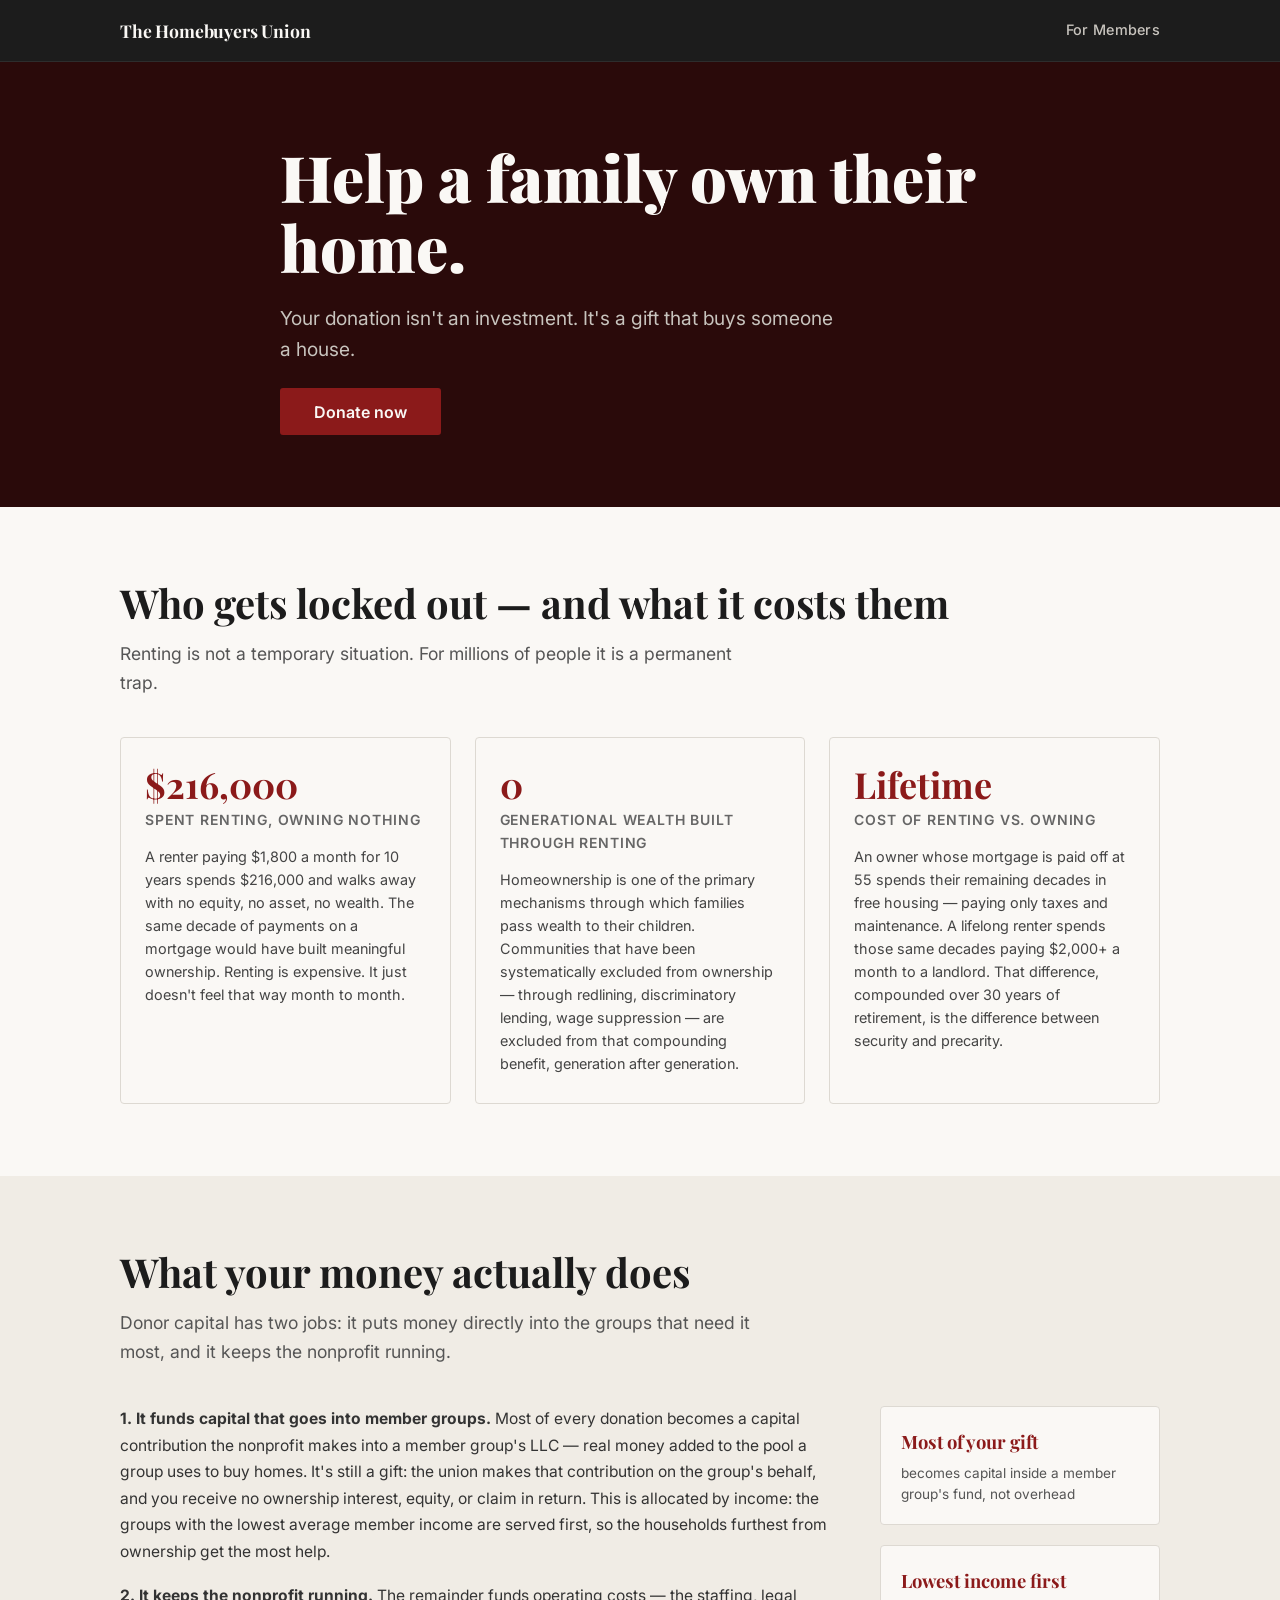
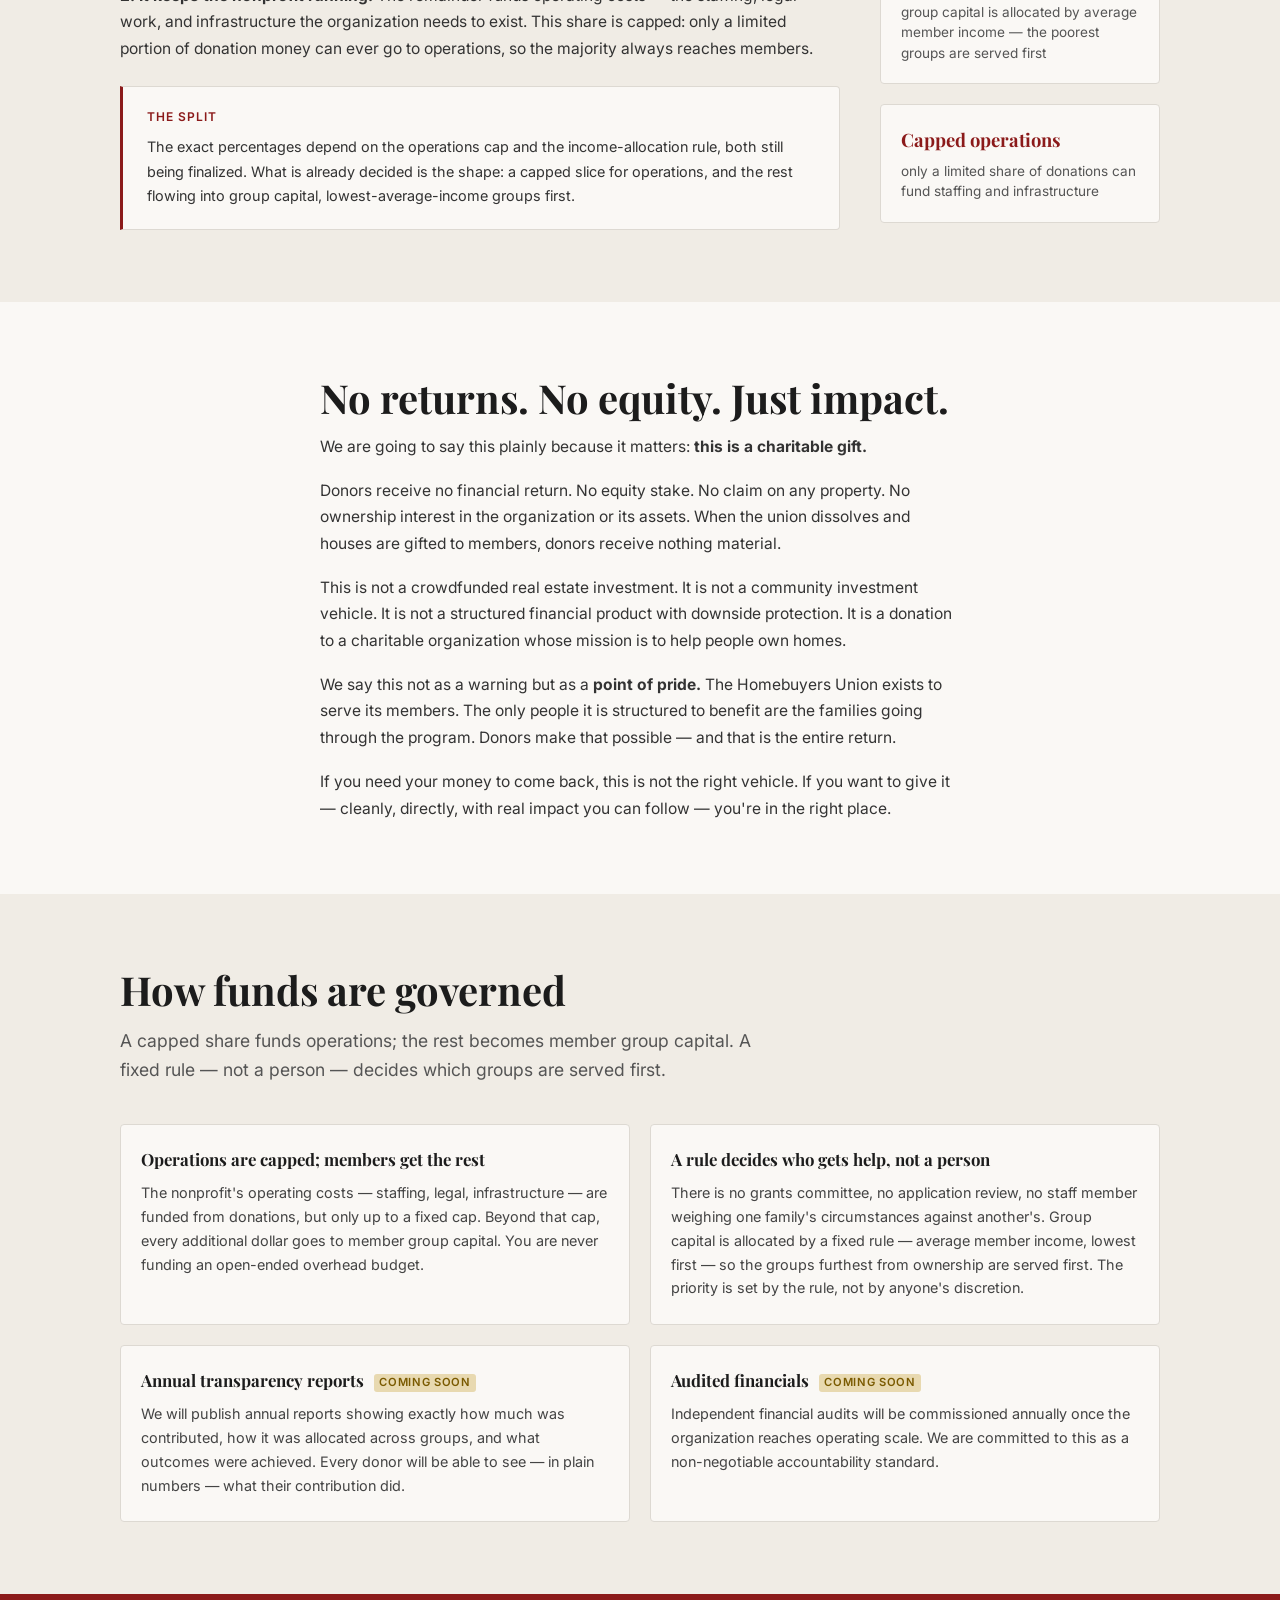
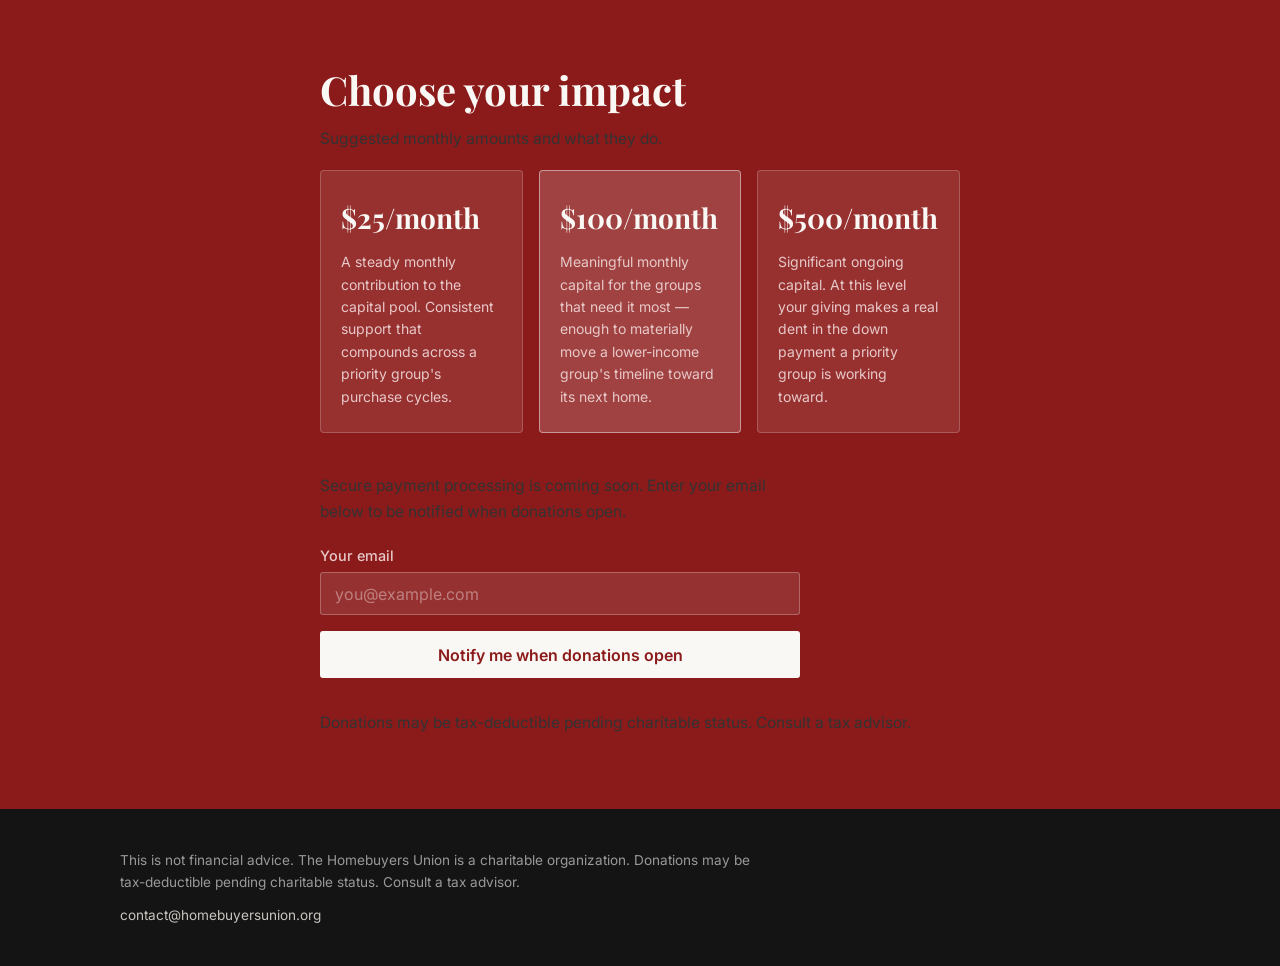
<file: donors.html>
<!DOCTYPE html>
<html lang="en">
<head>
  <meta charset="UTF-8">
  <meta name="viewport" content="width=device-width, initial-scale=1.0">
  <title>Donate — The Homebuyers Union</title>
  <meta name="description" content="Your donation isn't an investment. It's a gift that buys someone a house.">
  <link rel="preconnect" href="https://fonts.googleapis.com">
  <link rel="preconnect" href="https://fonts.gstatic.com" crossorigin>
  <link href="https://fonts.googleapis.com/css2?family=Playfair+Display:wght@700;900&family=Inter:wght@400;500;600&display=swap" rel="stylesheet">
  <link rel="stylesheet" href="style.css">
</head>
<body>

  <!-- ── Navigation ─────────────────────────────────────────────────── -->
  <header class="nav">
    <div class="nav__inner">
      <a href="index.html" class="nav__wordmark">The Homebuyers Union</a>
      <a href="index.html" class="nav__link">For Members</a>
    </div>
  </header>

  <!-- ── Hero ───────────────────────────────────────────────────────── -->
  <section class="hero hero--donors">
    <div class="hero__inner">
      <h1 class="hero__headline">Help a family own their home.</h1>
      <p class="hero__subhead">Your donation isn't an investment. It's a gift that buys someone a house.</p>
      <a href="#donate" class="btn btn--primary">Donate now</a>
    </div>
  </section>

  <!-- ── The Problem (donor framing) ───────────────────────────────── -->
  <section class="section reveal" id="problem">
    <div class="container">
      <h2 class="section__headline">Who gets locked out — and what it costs them</h2>
      <p class="section__lead">Renting is not a temporary situation. For millions of people it is a permanent trap.</p>
      <div class="problem-grid">
        <div class="problem-card">
          <div class="problem-card__figure">$216,000</div>
          <div class="problem-card__label">spent renting, owning nothing</div>
          <p class="problem-card__detail">A renter paying $1,800 a month for 10 years spends $216,000 and walks away with no equity, no asset, no wealth. The same decade of payments on a mortgage would have built meaningful ownership. Renting is expensive. It just doesn't feel that way month to month.</p>
        </div>
        <div class="problem-card">
          <div class="problem-card__figure">0</div>
          <div class="problem-card__label">generational wealth built through renting</div>
          <p class="problem-card__detail">Homeownership is one of the primary mechanisms through which families pass wealth to their children. Communities that have been systematically excluded from ownership — through redlining, discriminatory lending, wage suppression — are excluded from that compounding benefit, generation after generation.</p>
        </div>
        <div class="problem-card">
          <div class="problem-card__figure">Lifetime</div>
          <div class="problem-card__label">cost of renting vs. owning</div>
          <p class="problem-card__detail">An owner whose mortgage is paid off at 55 spends their remaining decades in free housing — paying only taxes and maintenance. A lifelong renter spends those same decades paying $2,000+ a month to a landlord. That difference, compounded over 30 years of retirement, is the difference between security and precarity.</p>
        </div>
      </div>
    </div>
  </section>

  <!-- ── What Your Money Does ───────────────────────────────────────── -->
  <section class="section section--alt reveal" id="impact">
    <div class="container">
      <h2 class="section__headline">What your money actually does</h2>
      <p class="section__lead">Donor capital has two jobs: it puts money directly into the groups that need it most, and it keeps the nonprofit running.</p>
      <div class="impact-layout">
        <div class="impact-main">
          <p><strong>1. It funds capital that goes into member groups.</strong> Most of every donation becomes a capital contribution the nonprofit makes into a member group's LLC — real money added to the pool a group uses to buy homes. It's still a gift: the union makes that contribution on the group's behalf, and you receive no ownership interest, equity, or claim in return. This is allocated by income: the groups with the lowest average member income are served first, so the households furthest from ownership get the most help.</p>
          <p><strong>2. It keeps the nonprofit running.</strong> The remainder funds operating costs — the staffing, legal work, and infrastructure the organization needs to exist. This share is capped: only a limited portion of donation money can ever go to operations, so the majority always reaches members.</p>
          <div class="impact-example">
            <div class="impact-example__label">The split</div>
            <p>The exact percentages depend on the operations cap and the income-allocation rule, both still being finalized. What is already decided is the shape: a capped slice for operations, and the rest flowing into group capital, lowest-average-income groups first.</p>
          </div>
        </div>
        <div class="impact-sidebar">
          <div class="impact-stat">
            <div class="impact-stat__value">Most of your gift</div>
            <div class="impact-stat__desc">becomes capital inside a member group's fund, not overhead</div>
          </div>
          <div class="impact-stat">
            <div class="impact-stat__value">Lowest income first</div>
            <div class="impact-stat__desc">group capital is allocated by average member income — the poorest groups are served first</div>
          </div>
          <div class="impact-stat">
            <div class="impact-stat__value">Capped operations</div>
            <div class="impact-stat__desc">only a limited share of donations can fund staffing and infrastructure</div>
          </div>
        </div>
      </div>
    </div>
  </section>

  <!-- ── No Returns. No Equity. Just Impact. ───────────────────────── -->
  <section class="section reveal" id="terms">
    <div class="container container--narrow">
      <h2 class="section__headline">No returns. No equity. Just impact.</h2>
      <p>We are going to say this plainly because it matters: <strong>this is a charitable gift.</strong></p>
      <p>Donors receive no financial return. No equity stake. No claim on any property. No ownership interest in the organization or its assets. When the union dissolves and houses are gifted to members, donors receive nothing material.</p>
      <p>This is not a crowdfunded real estate investment. It is not a community investment vehicle. It is not a structured financial product with downside protection. It is a donation to a charitable organization whose mission is to help people own homes.</p>
      <p>We say this not as a warning but as a <strong>point of pride.</strong> The Homebuyers Union exists to serve its members. The only people it is structured to benefit are the families going through the program. Donors make that possible — and that is the entire return.</p>
      <p>If you need your money to come back, this is not the right vehicle. If you want to give it — cleanly, directly, with real impact you can follow — you're in the right place.</p>
    </div>
  </section>

  <!-- ── How Funds Are Governed ──────────────────────────────────────── -->
  <section class="section section--alt reveal" id="governance">
    <div class="container">
      <h2 class="section__headline">How funds are governed</h2>
      <p class="section__lead">A capped share funds operations; the rest becomes member group capital. A fixed rule — not a person — decides which groups are served first.</p>
      <div class="governance-grid">
        <div class="governance-card">
          <div class="governance-card__title">Operations are capped; members get the rest</div>
          <p>The nonprofit's operating costs — staffing, legal, infrastructure — are funded from donations, but only up to a fixed cap. Beyond that cap, every additional dollar goes to member group capital. You are never funding an open-ended overhead budget.</p>
        </div>
        <div class="governance-card">
          <div class="governance-card__title">A rule decides who gets help, not a person</div>
          <p>There is no grants committee, no application review, no staff member weighing one family's circumstances against another's. Group capital is allocated by a fixed rule — average member income, lowest first — so the groups furthest from ownership are served first. The priority is set by the rule, not by anyone's discretion.</p>
        </div>
        <div class="governance-card">
          <div class="governance-card__title">Annual transparency reports <span class="coming-soon">coming soon</span></div>
          <p>We will publish annual reports showing exactly how much was contributed, how it was allocated across groups, and what outcomes were achieved. Every donor will be able to see — in plain numbers — what their contribution did.</p>
        </div>
        <div class="governance-card">
          <div class="governance-card__title">Audited financials <span class="coming-soon">coming soon</span></div>
          <p>Independent financial audits will be commissioned annually once the organization reaches operating scale. We are committed to this as a non-negotiable accountability standard.</p>
        </div>
      </div>
    </div>
  </section>

  <!-- ── Donate CTA ─────────────────────────────────────────────────── -->
  <section class="section section--red reveal" id="donate">
    <div class="container container--narrow">
      <h2 class="section__headline section__headline--light">Choose your impact</h2>
      <p class="section__lead section__lead--light">Suggested monthly amounts and what they do.</p>

      <div class="tiers">
        <div class="tier">
          <div class="tier__amount">$25/month</div>
          <div class="tier__impact">A steady monthly contribution to the capital pool. Consistent support that compounds across a priority group's purchase cycles.</div>
        </div>
        <div class="tier tier--featured">
          <div class="tier__amount">$100/month</div>
          <div class="tier__impact">Meaningful monthly capital for the groups that need it most — enough to materially move a lower-income group's timeline toward its next home.</div>
        </div>
        <div class="tier">
          <div class="tier__amount">$500/month</div>
          <div class="tier__impact">Significant ongoing capital. At this level your giving makes a real dent in the down payment a priority group is working toward.</div>
        </div>
      </div>

      <div class="donate-form-wrap">
        <p class="donate-notice">Secure payment processing is coming soon. Enter your email below to be notified when donations open.</p>
        <form class="donate-notify-form" id="donate-notify-form" novalidate>
          <div class="donate-field">
            <label class="waitlist-label" for="donor-email">Your email</label>
            <input class="waitlist-input" type="email" id="donor-email" name="email" autocomplete="email" required placeholder="you@example.com">
          </div>
          <button class="btn btn--white" type="submit">Notify me when donations open</button>
        </form>
        <p class="donate-success" id="donate-success" hidden>You're on the list. We'll let you know as soon as donations are live.</p>
      </div>

      <p class="donate-tax-note">Donations may be tax-deductible pending charitable status. Consult a tax advisor.</p>
    </div>
  </section>

  <!-- ── Footer ─────────────────────────────────────────────────────── -->
  <footer class="footer">
    <div class="container">
      <p class="footer__disclaimer">This is not financial advice. The Homebuyers Union is a charitable organization. Donations may be tax-deductible pending charitable status. Consult a tax advisor.</p>
      <p class="footer__contact"><a href="mailto:contact@homebuyersunion.org">contact@homebuyersunion.org</a></p>
    </div>
  </footer>

  <!-- ── Scripts ────────────────────────────────────────────────────── -->
  <script>
    // ── Scroll-reveal via Intersection Observer ──────────────────────
    const revealObserver = new IntersectionObserver(
      (entries) => {
        entries.forEach((entry) => {
          if (entry.isIntersecting) {
            entry.target.classList.add("revealed");
            revealObserver.unobserve(entry.target);
          }
        });
      },
      { threshold: 0.1 }
    );

    document.querySelectorAll(".reveal").forEach((el) => {
      revealObserver.observe(el);
    });

    // ── Donor notify form ─────────────────────────────────────────────
    document.getElementById("donate-notify-form").addEventListener("submit", function (e) {
      e.preventDefault();
      this.hidden = true;
      document.getElementById("donate-success").hidden = false;
    });
  </script>

</body>
</html>
</file>
<file: style.css>
/* ─────────────────────────────────────────────────────────────────────────────
   style.css — The Homebuyers Union
   Mobile-first. No framework. No build step.
   Palette: #FAF8F5 off-white · #1C1C1C charcoal · #8B1A1A union red
───────────────────────────────────────────────────────────────────────────── */

/* ── Reset & base ──────────────────────────────────────────────────────────── */

*, *::before, *::after {
  box-sizing: border-box;
  margin: 0;
  padding: 0;
}

html {
  scroll-behavior: smooth;
  font-size: 16px;
}

body {
  font-family: "Inter", system-ui, sans-serif;
  background-color: #FAF8F5;
  color: #1C1C1C;
  line-height: 1.65;
  -webkit-font-smoothing: antialiased;
}

img {
  max-width: 100%;
  display: block;
}

a {
  color: inherit;
  text-decoration: underline;
  text-underline-offset: 2px;
}

a:hover {
  color: #8B1A1A;
}

/* ── Typography scale ──────────────────────────────────────────────────────── */

h1, h2, h3 {
  font-family: "Playfair Display", Georgia, serif;
  line-height: 1.2;
  font-weight: 700;
}

/* ── Layout utilities ──────────────────────────────────────────────────────── */

.container {
  width: 100%;
  max-width: 1080px;
  margin-inline: auto;
  padding-inline: 1.25rem;
}

.container--narrow {
  max-width: 680px;
}

.two-col {
  display: grid;
  gap: 2rem;
}

@media (min-width: 700px) {
  .two-col {
    grid-template-columns: 1fr 1fr;
  }
}

/* ── Scroll-reveal ─────────────────────────────────────────────────────────── */

.reveal {
  opacity: 0;
  transform: translateY(28px);
  transition: opacity 0.55s ease, transform 0.55s ease;
}

.revealed {
  opacity: 1;
  transform: translateY(0);
}

/* ── Buttons ───────────────────────────────────────────────────────────────── */

.btn {
  display: inline-block;
  padding: 0.85rem 2rem;
  border-radius: 3px;
  font-family: "Inter", sans-serif;
  font-weight: 600;
  font-size: 1rem;
  cursor: pointer;
  border: 2px solid transparent;
  text-decoration: none;
  transition: background-color 0.18s, color 0.18s, border-color 0.18s;
  line-height: 1;
}

.btn--primary {
  background-color: #8B1A1A;
  color: #FAF8F5;
  border-color: #8B1A1A;
}

.btn--primary:hover {
  background-color: #6e1414;
  border-color: #6e1414;
  color: #FAF8F5;
}

.btn--white {
  background-color: #FAF8F5;
  color: #8B1A1A;
  border-color: #FAF8F5;
}

.btn--white:hover {
  background-color: #ede9e3;
  border-color: #ede9e3;
  color: #8B1A1A;
}

/* ── Navigation ────────────────────────────────────────────────────────────── */

.nav {
  position: sticky;
  top: 0;
  z-index: 100;
  background-color: #1C1C1C;
  border-bottom: 1px solid #2d2d2d;
}

.nav__inner {
  max-width: 1080px;
  margin-inline: auto;
  padding: 1rem 1.25rem;
  display: flex;
  align-items: center;
  justify-content: space-between;
}

.nav__wordmark {
  font-family: "Playfair Display", Georgia, serif;
  font-size: 1.1rem;
  font-weight: 700;
  color: #FAF8F5;
  text-decoration: none;
  letter-spacing: -0.01em;
}

a.nav__wordmark:hover {
  color: #e8a8a8;
}

.nav__link {
  font-size: 0.9rem;
  font-weight: 500;
  color: #c8c4be;
  text-decoration: none;
  letter-spacing: 0.02em;
  border-bottom: 1px solid transparent;
  transition: color 0.15s, border-color 0.15s;
}

.nav__link:hover {
  color: #FAF8F5;
  border-bottom-color: #8B1A1A;
}

/* ── Hero ──────────────────────────────────────────────────────────────────── */

.hero {
  background-color: #1C1C1C;
  color: #FAF8F5;
  padding: 5rem 1.25rem 4.5rem;
}

.hero--donors {
  background-color: #2a0a0a;
}

.hero__inner {
  max-width: 720px;
  margin-inline: auto;
}

.hero__headline {
  font-size: clamp(2.4rem, 6vw, 4rem);
  font-weight: 900;
  line-height: 1.1;
  margin-bottom: 1.25rem;
  color: #FAF8F5;
}

.hero__subhead {
  font-size: clamp(1rem, 2.5vw, 1.2rem);
  line-height: 1.6;
  color: #c8c4be;
  margin-bottom: 1.5rem;
  max-width: 560px;
}

.hero__stat {
  font-size: clamp(0.95rem, 2vw, 1.05rem);
  line-height: 1.5;
  color: #FAF8F5;
  margin-bottom: 2.25rem;
  padding-left: 1rem;
  border-left: 3px solid #8B1A1A;
  max-width: 560px;
}

.hero__stat strong {
  color: #FAF8F5;
}

/* ── Sections ──────────────────────────────────────────────────────────────── */

.section {
  padding: 4.5rem 1.25rem;
}

.section--alt {
  background-color: #f0ece5;
}

.section--red {
  background-color: #8B1A1A;
  color: #FAF8F5;
}

.section__headline {
  font-size: clamp(1.75rem, 4vw, 2.5rem);
  margin-bottom: 0.75rem;
}

.section__headline--light {
  color: #FAF8F5;
}

.section__lead {
  font-size: 1.1rem;
  color: #555;
  margin-bottom: 2.5rem;
  max-width: 640px;
}

.section__lead--light {
  color: #e8c8c8;
}

.section__callout {
  margin-top: 2.5rem;
  font-size: 1.15rem;
  font-family: "Playfair Display", Georgia, serif;
  font-style: italic;
  color: #8B1A1A;
  text-align: center;
}

/* ── Problem grid ──────────────────────────────────────────────────────────── */

.problem-grid {
  display: grid;
  gap: 1.5rem;
}

@media (min-width: 600px) {
  .problem-grid {
    grid-template-columns: repeat(3, 1fr);
  }
}

.problem-card {
  background-color: #FAF8F5;
  border: 1px solid #ddd9d2;
  border-radius: 4px;
  padding: 1.75rem 1.5rem;
}

.section--alt .problem-card {
  background-color: #FAF8F5;
}

.problem-card__figure {
  font-family: "Playfair Display", Georgia, serif;
  font-size: 2.25rem;
  font-weight: 700;
  color: #8B1A1A;
  line-height: 1;
  margin-bottom: 0.35rem;
}

.problem-card__label {
  font-size: 0.875rem;
  font-weight: 600;
  text-transform: uppercase;
  letter-spacing: 0.06em;
  color: #666;
  margin-bottom: 0.85rem;
}

.problem-card__detail {
  font-size: 0.9rem;
  color: #444;
  line-height: 1.6;
}

/* ── Steps ─────────────────────────────────────────────────────────────────── */

.steps {
  list-style: none;
  counter-reset: step-counter;
  display: grid;
  gap: 0;
}

.steps__item {
  display: flex;
  gap: 1.25rem;
  align-items: flex-start;
  padding: 1.5rem 0;
  border-bottom: 1px solid #d6d0c9;
  position: relative;
}

.steps__item:last-child {
  border-bottom: none;
}

.steps__marker {
  flex-shrink: 0;
  width: 2.5rem;
  height: 2.5rem;
  background-color: #8B1A1A;
  color: #FAF8F5;
  border-radius: 50%;
  display: flex;
  align-items: center;
  justify-content: center;
  font-family: "Playfair Display", Georgia, serif;
  font-size: 1.05rem;
  font-weight: 700;
  margin-top: 0.1rem;
}

.steps__content {
  font-size: 0.975rem;
  line-height: 1.65;
  color: #333;
  padding-top: 0.35rem;
}

.steps__content strong {
  display: block;
  font-size: 1.05rem;
  color: #1C1C1C;
  margin-bottom: 0.4rem;
}

/* ── Calculator ─────────────────────────────────────────────────────────────── */

.calc-layout {
  display: flex;
  flex-direction: column;
  gap: 2rem;
}

.calc-form {
  display: grid;
  grid-template-columns: 1fr 1fr;
  gap: 1.5rem;
  align-items: start;
}

@media (max-width: 599px) {
  .calc-form {
    grid-template-columns: 1fr;
  }
}

.calc-fieldset {
  border: 1px solid #ddd9d2;
  border-radius: 4px;
  padding: 1.25rem 1.25rem 1rem;
  display: flex;
  flex-direction: column;
  gap: 0.85rem;
}

.calc-legend {
  font-family: "Inter", sans-serif;
  font-size: 0.8rem;
  font-weight: 600;
  text-transform: uppercase;
  letter-spacing: 0.08em;
  color: #8B1A1A;
  padding-inline: 0.35rem;
}

.calc-field {
  display: flex;
  flex-direction: column;
  gap: 0.3rem;
}

.calc-label {
  font-size: 0.875rem;
  font-weight: 500;
  color: #444;
}

.calc-input {
  font-family: "Inter", sans-serif;
  font-size: 1rem;
  padding: 0.5rem 0.65rem;
  border: 1px solid #ccc8c0;
  border-radius: 3px;
  background-color: #FAF8F5;
  color: #1C1C1C;
  width: 100%;
  transition: border-color 0.15s;
}

.calc-input:focus {
  outline: none;
  border-color: #8B1A1A;
  box-shadow: 0 0 0 2px rgba(139, 26, 26, 0.12);
}

.calc-results {
  min-height: 120px;
}

.calc-results__placeholder {
  color: #888;
  font-style: italic;
  font-size: 0.95rem;
  padding-top: 0.5rem;
}

.calc-error {
  color: #8B1A1A;
  font-weight: 500;
  padding: 1rem;
  border: 1px solid #c87070;
  border-radius: 4px;
  background-color: #fdf0f0;
}

/* Calculator summary row */

.calc-summary {
  display: flex;
  gap: 2rem;
  margin-bottom: 1.5rem;
  flex-wrap: wrap;
}

.calc-summary__item {
  min-width: 140px;
}

.calc-summary__value {
  font-family: "Playfair Display", Georgia, serif;
  font-size: 1.85rem;
  font-weight: 700;
  color: #8B1A1A;
  line-height: 1;
  margin-bottom: 0.2rem;
}

.calc-summary__label {
  font-size: 0.8rem;
  font-weight: 500;
  text-transform: uppercase;
  letter-spacing: 0.06em;
  color: #666;
}

/* Results table */

.tbl-wrapper {
  overflow-x: auto;
  -webkit-overflow-scrolling: touch;
  border: 1px solid #ddd9d2;
  border-radius: 4px;
}

.results-table {
  width: 100%;
  border-collapse: collapse;
  font-size: 0.9rem;
}

.results-table th {
  background-color: #1C1C1C;
  color: #FAF8F5;
  font-weight: 600;
  font-size: 0.8rem;
  text-transform: uppercase;
  letter-spacing: 0.05em;
  padding: 0.65rem 0.85rem;
  text-align: left;
  white-space: nowrap;
}

.results-table td {
  padding: 0.65rem 0.85rem;
  border-bottom: 1px solid #e8e4de;
  vertical-align: middle;
}

.results-table tr:last-child td {
  border-bottom: none;
}

.results-table tr:nth-child(even) td {
  background-color: #f7f4f0;
}

.tbl-pos {
  font-weight: 600;
  white-space: nowrap;
}

.tbl-trad td {
  background-color: #f0ece5 !important;
  color: #555;
  font-style: italic;
}

.savings {
  font-weight: 600;
  white-space: nowrap;
}

.savings.positive {
  color: #1a6e2e;
}

.savings.negative {
  color: #8B1A1A;
}

.calc-note {
  margin-top: 1rem;
  font-size: 0.85rem;
  color: #666;
  line-height: 1.55;
  max-width: 580px;
  font-style: italic;
}

.calc-headline {
  font-size: clamp(1.05rem, 2.2vw, 1.3rem);
  color: #1C1C1C;
  line-height: 1.5;
  max-width: 680px;
  margin-bottom: 1rem;
  padding-left: 1rem;
  border-left: 4px solid #8B1A1A;
  font-weight: 600;
}

.calc-headline em {
  font-style: italic;
  color: #8B1A1A;
}

.calc-caption {
  font-size: 1rem;
  color: #1C1C1C;
  line-height: 1.6;
  max-width: 640px;
  margin-bottom: 0.75rem;
  font-weight: 500;
}

/* Cost-per-month-housed is a secondary, derived figure — kept visually quiet
   so time-to-housed and the green/red comparison stay dominant. */
.results-table .rate-metric {
  font-style: italic;
  opacity: 0.8;
}

/* ── Who it's for / two-col text ───────────────────────────────────────────── */

.two-col p {
  font-size: 0.975rem;
  margin-bottom: 1.1rem;
  color: #333;
}

.two-col p:last-child {
  margin-bottom: 0;
}

/* ── Why it works ──────────────────────────────────────────────────────────── */

.why-grid {
  display: grid;
  gap: 1.25rem;
  margin-bottom: 2rem;
}

@media (min-width: 600px) {
  .why-grid {
    grid-template-columns: repeat(3, 1fr);
  }
}

.why-card {
  background-color: #FAF8F5;
  border: 1px solid #ddd9d2;
  border-top: 3px solid #8B1A1A;
  border-radius: 4px;
  padding: 1.5rem 1.25rem;
}

.why-card__title {
  font-family: "Playfair Display", Georgia, serif;
  font-size: 1.05rem;
  font-weight: 700;
  color: #1C1C1C;
  margin-bottom: 0.75rem;
  line-height: 1.3;
}

.why-card p {
  font-size: 0.9rem;
  color: #444;
  line-height: 1.65;
}

.why-note {
  background-color: #f0ece5;
  border-left: 3px solid #8B1A1A;
  padding: 1.25rem 1.5rem;
  border-radius: 0 4px 4px 0;
  font-size: 0.95rem;
  color: #333;
  line-height: 1.6;
}

/* ── Waitlist form ─────────────────────────────────────────────────────────── */

.waitlist-form {
  display: flex;
  flex-direction: column;
  gap: 1rem;
  max-width: 480px;
}

.waitlist-field {
  display: flex;
  flex-direction: column;
  gap: 0.3rem;
}

.waitlist-label {
  font-size: 0.9rem;
  font-weight: 500;
  color: #e8c8c8;
}

.waitlist-input {
  font-family: "Inter", sans-serif;
  font-size: 1rem;
  padding: 0.65rem 0.85rem;
  border: 1px solid rgba(255, 255, 255, 0.25);
  border-radius: 3px;
  background-color: rgba(255, 255, 255, 0.1);
  color: #FAF8F5;
  width: 100%;
  transition: border-color 0.15s, background-color 0.15s;
}

.waitlist-input::placeholder {
  color: rgba(250, 248, 245, 0.4);
}

.waitlist-input:focus {
  outline: none;
  border-color: rgba(255, 255, 255, 0.6);
  background-color: rgba(255, 255, 255, 0.15);
}

.waitlist-success {
  font-size: 1.1rem;
  color: #FAF8F5;
  padding: 1.25rem 0;
  font-family: "Playfair Display", Georgia, serif;
  font-style: italic;
}

/* ── Footer ────────────────────────────────────────────────────────────────── */

.footer {
  background-color: #141414;
  color: #999;
  padding: 2.5rem 1.25rem;
  font-size: 0.85rem;
  line-height: 1.65;
}

.footer .container {
  display: flex;
  flex-direction: column;
  gap: 0.65rem;
}

.footer__disclaimer {
  max-width: 640px;
}

.footer__contact a {
  color: #c8c4be;
  text-decoration: none;
}

.footer__contact a:hover {
  color: #FAF8F5;
}

/* ── Donor page — impact section ───────────────────────────────────────────── */

.impact-layout {
  display: grid;
  gap: 2.5rem;
}

@media (min-width: 800px) {
  .impact-layout {
    grid-template-columns: 1fr 280px;
    align-items: start;
  }
}

.impact-main p {
  font-size: 0.975rem;
  color: #333;
  margin-bottom: 1.1rem;
  line-height: 1.7;
}

.impact-example {
  margin-top: 1.5rem;
  background-color: #FAF8F5;
  border: 1px solid #ddd9d2;
  border-left: 3px solid #8B1A1A;
  padding: 1.25rem 1.5rem;
  border-radius: 0 4px 4px 0;
}

.impact-example__label {
  font-size: 0.75rem;
  font-weight: 600;
  text-transform: uppercase;
  letter-spacing: 0.08em;
  color: #8B1A1A;
  margin-bottom: 0.5rem;
}

.impact-example p {
  font-size: 0.9rem;
  color: #333;
  margin-bottom: 0 !important;
}

.impact-sidebar {
  display: flex;
  flex-direction: column;
  gap: 1.25rem;
}

.impact-stat {
  background-color: #FAF8F5;
  border: 1px solid #ddd9d2;
  border-radius: 4px;
  padding: 1.25rem;
}

.impact-stat__value {
  font-family: "Playfair Display", Georgia, serif;
  font-size: 1.15rem;
  font-weight: 700;
  color: #8B1A1A;
  margin-bottom: 0.35rem;
}

.impact-stat__desc {
  font-size: 0.85rem;
  color: #555;
  line-height: 1.5;
}

/* ── No returns section ────────────────────────────────────────────────────── */

.section .container--narrow p {
  font-size: 0.975rem;
  color: #333;
  margin-bottom: 1.1rem;
  line-height: 1.7;
}

.section .container--narrow p:last-child {
  margin-bottom: 0;
}

/* ── Governance grid ───────────────────────────────────────────────────────── */

.governance-grid {
  display: grid;
  gap: 1.25rem;
}

@media (min-width: 600px) {
  .governance-grid {
    grid-template-columns: repeat(2, 1fr);
  }
}

.governance-card {
  background-color: #FAF8F5;
  border: 1px solid #ddd9d2;
  border-radius: 4px;
  padding: 1.5rem 1.25rem;
}

.governance-card__title {
  font-family: "Playfair Display", Georgia, serif;
  font-size: 1.05rem;
  font-weight: 700;
  color: #1C1C1C;
  margin-bottom: 0.65rem;
  line-height: 1.3;
}

.governance-card p {
  font-size: 0.9rem;
  color: #444;
  line-height: 1.65;
}

.coming-soon {
  display: inline-block;
  font-family: "Inter", sans-serif;
  font-size: 0.7rem;
  font-weight: 600;
  text-transform: uppercase;
  letter-spacing: 0.06em;
  background-color: #e8d9b0;
  color: #7a5a00;
  border-radius: 3px;
  padding: 0.15em 0.45em;
  vertical-align: middle;
  margin-left: 0.4rem;
}

/* ── Donation tiers ────────────────────────────────────────────────────────── */

.tiers {
  display: grid;
  gap: 1rem;
  margin-bottom: 2.5rem;
}

@media (min-width: 600px) {
  .tiers {
    grid-template-columns: repeat(3, 1fr);
  }
}

.tier {
  background-color: rgba(250, 248, 245, 0.1);
  border: 1px solid rgba(255, 255, 255, 0.2);
  border-radius: 4px;
  padding: 1.5rem 1.25rem;
}

.tier--featured {
  background-color: rgba(250, 248, 245, 0.18);
  border-color: rgba(255, 255, 255, 0.45);
}

.tier__amount {
  font-family: "Playfair Display", Georgia, serif;
  font-size: 1.75rem;
  font-weight: 700;
  color: #FAF8F5;
  margin-bottom: 0.6rem;
}

.tier__impact {
  font-size: 0.875rem;
  color: #e8c8c8;
  line-height: 1.6;
}

/* ── Donate form wrap ──────────────────────────────────────────────────────── */

.donate-form-wrap {
  max-width: 480px;
  margin-bottom: 1.5rem;
}

.donate-notice {
  font-size: 0.95rem;
  color: #e8c8c8;
  margin-bottom: 1.25rem;
  line-height: 1.6;
}

.donate-field {
  display: flex;
  flex-direction: column;
  gap: 0.3rem;
  margin-bottom: 1rem;
}

.donate-notify-form {
  display: flex;
  flex-direction: column;
  gap: 0;
}

.donate-success {
  font-size: 1rem;
  color: #FAF8F5;
  font-family: "Playfair Display", Georgia, serif;
  font-style: italic;
  padding: 0.75rem 0;
}

.donate-tax-note {
  font-size: 0.8rem;
  color: rgba(250, 248, 245, 0.55);
  margin-top: 2rem;
  line-height: 1.6;
}

/* ── Ledger ─────────────────────────────────────────────────────────────────── */

.ledger-toggle {
  margin-top: 1.5rem;
  font-size: 0.85rem;
}

.btn--outline {
  background: transparent;
  border: 2px solid #8B1A1A;
  color: #8B1A1A;
  padding: 0.6rem 1.4rem;
  border-radius: 3px;
  font-family: "Inter", sans-serif;
  font-weight: 600;
  cursor: pointer;
  transition: background 0.15s, color 0.15s;
}

.btn--outline:hover {
  background: #8B1A1A;
  color: #FAF8F5;
}

.ledger-section {
  margin-top: 2.5rem;
}

.ledger-heading {
  font-family: "Playfair Display", Georgia, serif;
  font-size: 1.2rem;
  margin-bottom: 0.75rem;
  color: #1C1C1C;
}

.ledger-formula-key {
  font-size: 0.8rem;
  line-height: 1.6;
  background: #f0ece6;
  border-left: 3px solid #8B1A1A;
  padding: 0.75rem 1rem;
  margin-bottom: 1rem;
  color: #444;
}

.ledger-scroll {
  overflow-x: auto;
  border: 1px solid #ddd;
  border-radius: 4px;
}

.ledger-table {
  border-collapse: collapse;
  font-size: 0.75rem;
  font-family: "Inter", sans-serif;
  width: 100%;
  table-layout: fixed;
}

.ledger-table th {
  background: #1C1C1C;
  color: #FAF8F5;
  padding: 0.5rem 0.75rem;
  text-align: left;
  font-weight: 600;
  position: sticky;
  top: 0;
}

.ledger-table td {
  padding: 0.35rem 0.75rem;
  border-bottom: 1px solid #ece8e2;
  vertical-align: top;
  overflow-wrap: break-word;
  word-break: break-word;
}

.ledger-table tr:last-child td {
  border-bottom: none;
}

.ledger-table tr:nth-child(even) td {
  background: #faf8f5;
}

.ledger-month {
  font-weight: 600;
  color: #555;
}

.ledger-num {
  text-align: right;
  font-variant-numeric: tabular-nums;
}

.ledger-tip {
  cursor: help;
  border-bottom: 1px dotted #aaa;
}

.ledger-balance {
  font-variant-numeric: tabular-nums;
}

.ledger-sub {
  display: block;
  font-size: 0.68rem;
  color: #888;
  line-height: 1.4;
  font-weight: normal;
}

.ledger-mortgage-line {
  display: block;
  margin-bottom: 0.25rem;
}

.ledger-purchase-detail {
  display: block;
  font-size: 0.68rem;
  color: #8B1A1A;
}

.ledger-phase {
  font-size: 0.7rem;
  color: #666;
  font-style: italic;
}

.ledger-mortgages {
  font-size: 0.72rem;
  line-height: 1.7;
  font-variant-numeric: tabular-nums;
}

.ledger-settle {
  font-size: 0.72rem;
  line-height: 1.7;
  font-variant-numeric: tabular-nums;
}

.ledger-pos {
  color: #1a6b1a;
  font-weight: 600;
}

.ledger-extra {
  color: #1a6b1a;
  font-weight: 700;
  font-size: 0.68rem;
}

.ledger-purchase-row td {
  background: #fff8e6 !important;
}

.ledger-event {
  color: #8B1A1A;
}

.ledger-paid-off {
  color: #aaa;
  font-style: italic;
}

.ledger-negative {
  color: #c0392b;
  font-weight: 700;
}

.ledger-housed {
  color: #555;
  font-size: 0.72rem;
}

/* ── Model comparison ───────────────────────────────────────────────────────── */

.cmp-col-a { background: rgba(26, 107, 26, 0.08); }
.cmp-col-b { background: rgba(139, 26, 26, 0.06); }

.cmp-better { color: #1a6b1a; font-weight: 600; }
.cmp-worse  { color: #8B1A1A; font-weight: 600; }

.cmp-better-key { color: #1a6b1a; font-weight: 600; }
.cmp-worse-key  { color: #8B1A1A; font-weight: 600; }

.ledger-buttons {
  display: flex;
  gap: 0.75rem;
  flex-wrap: wrap;
  margin-top: 1.5rem;
}

/* ── Calculator advanced options ────────────────────────────────────────────── */

/* The toggle row and the advanced panel each span both grid columns */
.calc-advanced-toggle-row,
.calc-advanced-panel {
  grid-column: 1 / -1;
}

.calc-advanced-toggle-row {
  display: flex;
  align-items: center;
  border-top: 1px solid #e8e4de;
  padding-top: 0.85rem;
}

/* Subtle text-link style button — not a CTA */
.calc-advanced-toggle {
  display: inline-flex;
  align-items: center;
  gap: 0.3em;
  background: none;
  border: none;
  padding: 0;
  font-family: "Inter", sans-serif;
  font-size: 0.875rem;
  font-weight: 500;
  color: #8B1A1A;
  cursor: pointer;
  text-decoration: underline;
  text-underline-offset: 2px;
  text-decoration-color: rgba(139, 26, 26, 0.35);
  transition: color 0.15s, text-decoration-color 0.15s;
  line-height: 1;
}

.calc-advanced-toggle:hover {
  color: #6e1414;
  text-decoration-color: #6e1414;
}

.calc-advanced-toggle:focus-visible {
  outline: 2px solid #8B1A1A;
  outline-offset: 3px;
  border-radius: 2px;
}

.calc-advanced-toggle__chevron {
  font-size: 0.75em;
  line-height: 1;
  transition: transform 0.2s ease;
}

/* The advanced panel uses the same two-column grid as the parent form */
.calc-advanced-panel {
  display: grid;
  grid-template-columns: 1fr 1fr;
  gap: 1.5rem;
  align-items: start;
}

.calc-advanced-panel[hidden] {
  display: none;
}

@media (max-width: 599px) {
  .calc-advanced-panel {
    grid-template-columns: 1fr;
  }
}

/* ── Dropout scenario section ───────────────────────────────────────────────── */

.dropout-section {
  grid-column: 1 / -1;
  margin-top: 1.5rem;
  padding-top: 1.75rem;
  border-top: 1px solid #ddd9d2;
}

/* Exit-scenario preset buttons */
.dropout-presets {
  display: flex;
  flex-wrap: wrap;
  align-items: center;
  gap: 0.6rem;
  margin-bottom: 1.25rem;
}

.dropout-preset {
  font-family: "Inter", sans-serif;
  font-size: 0.8rem;
  font-weight: 600;
  padding: 0.4rem 0.85rem;
  border: 1px solid #ccc8c0;
  border-radius: 999px;
  background-color: #FAF8F5;
  color: #1C1C1C;
  cursor: pointer;
  transition: border-color 0.15s, background-color 0.15s, color 0.15s;
}

.dropout-preset:hover {
  border-color: #8B1A1A;
  color: #8B1A1A;
}

.dropout-preset--worst {
  border-color: #8B1A1A;
  color: #8B1A1A;
}

.dropout-preset--worst:hover {
  background-color: #8B1A1A;
  color: #FAF8F5;
}

.dropout-preset:focus-visible {
  outline: 2px solid #8B1A1A;
  outline-offset: 2px;
}

.dropout-preset-hint {
  font-size: 0.75rem;
  color: #888;
  font-style: italic;
}

.dropout-heading {
  font-family: "Playfair Display", Georgia, serif;
  font-size: 1.4rem;
  font-weight: 700;
  color: #1C1C1C;
  margin-bottom: 0.4rem;
}

.dropout-desc {
  font-size: 0.9rem;
  color: #666;
  margin-bottom: 1.25rem;
  font-style: italic;
}

.dropout-form {
  display: flex;
  flex-direction: column;
  gap: 1rem;
}

.dropout-fields {
  display: grid;
  grid-template-columns: repeat(3, 1fr);
  gap: 1rem;
  align-items: end;
}

@media (max-width: 599px) {
  .dropout-fields {
    grid-template-columns: 1fr;
  }
}

/* ── Dropout results ─────────────────────────────────────────────────────────── */

.dropout-event-summary {
  background: #f0ece6;
  border-left: 3px solid #8B1A1A;
  padding: 0.85rem 1rem;
  margin: 1.25rem 0 1rem;
  border-radius: 0 4px 4px 0;
  font-size: 0.875rem;
  color: #333;
  line-height: 1.6;
}

.dropout-event-summary strong {
  display: block;
  margin-bottom: 0.3rem;
  color: #8B1A1A;
}

.dropout-comparison-table {
  width: 100%;
  border-collapse: collapse;
  font-size: 0.875rem;
  margin-top: 0.75rem;
}

.dropout-comparison-table th {
  background-color: #1C1C1C;
  color: #FAF8F5;
  padding: 0.55rem 0.85rem;
  text-align: left;
  font-weight: 600;
  font-size: 0.78rem;
  text-transform: uppercase;
  letter-spacing: 0.04em;
  white-space: nowrap;
}

.dropout-comparison-table td {
  padding: 0.55rem 0.85rem;
  border-bottom: 1px solid #e8e4de;
  vertical-align: middle;
}

.dropout-comparison-table tr:last-child td {
  border-bottom: none;
}

.dropout-comparison-table tr:nth-child(even) td {
  background-color: #f7f4f0;
}

.dropout-member-row td {
  background-color: #fff3f3 !important;
  color: #8B1A1A;
  font-style: italic;
}

.dropout-results-wrap {
  overflow-x: auto;
  border: 1px solid #ddd9d2;
  border-radius: 4px;
}

#dropout-results .calc-error {
  margin-top: 1rem;
}
</file>
